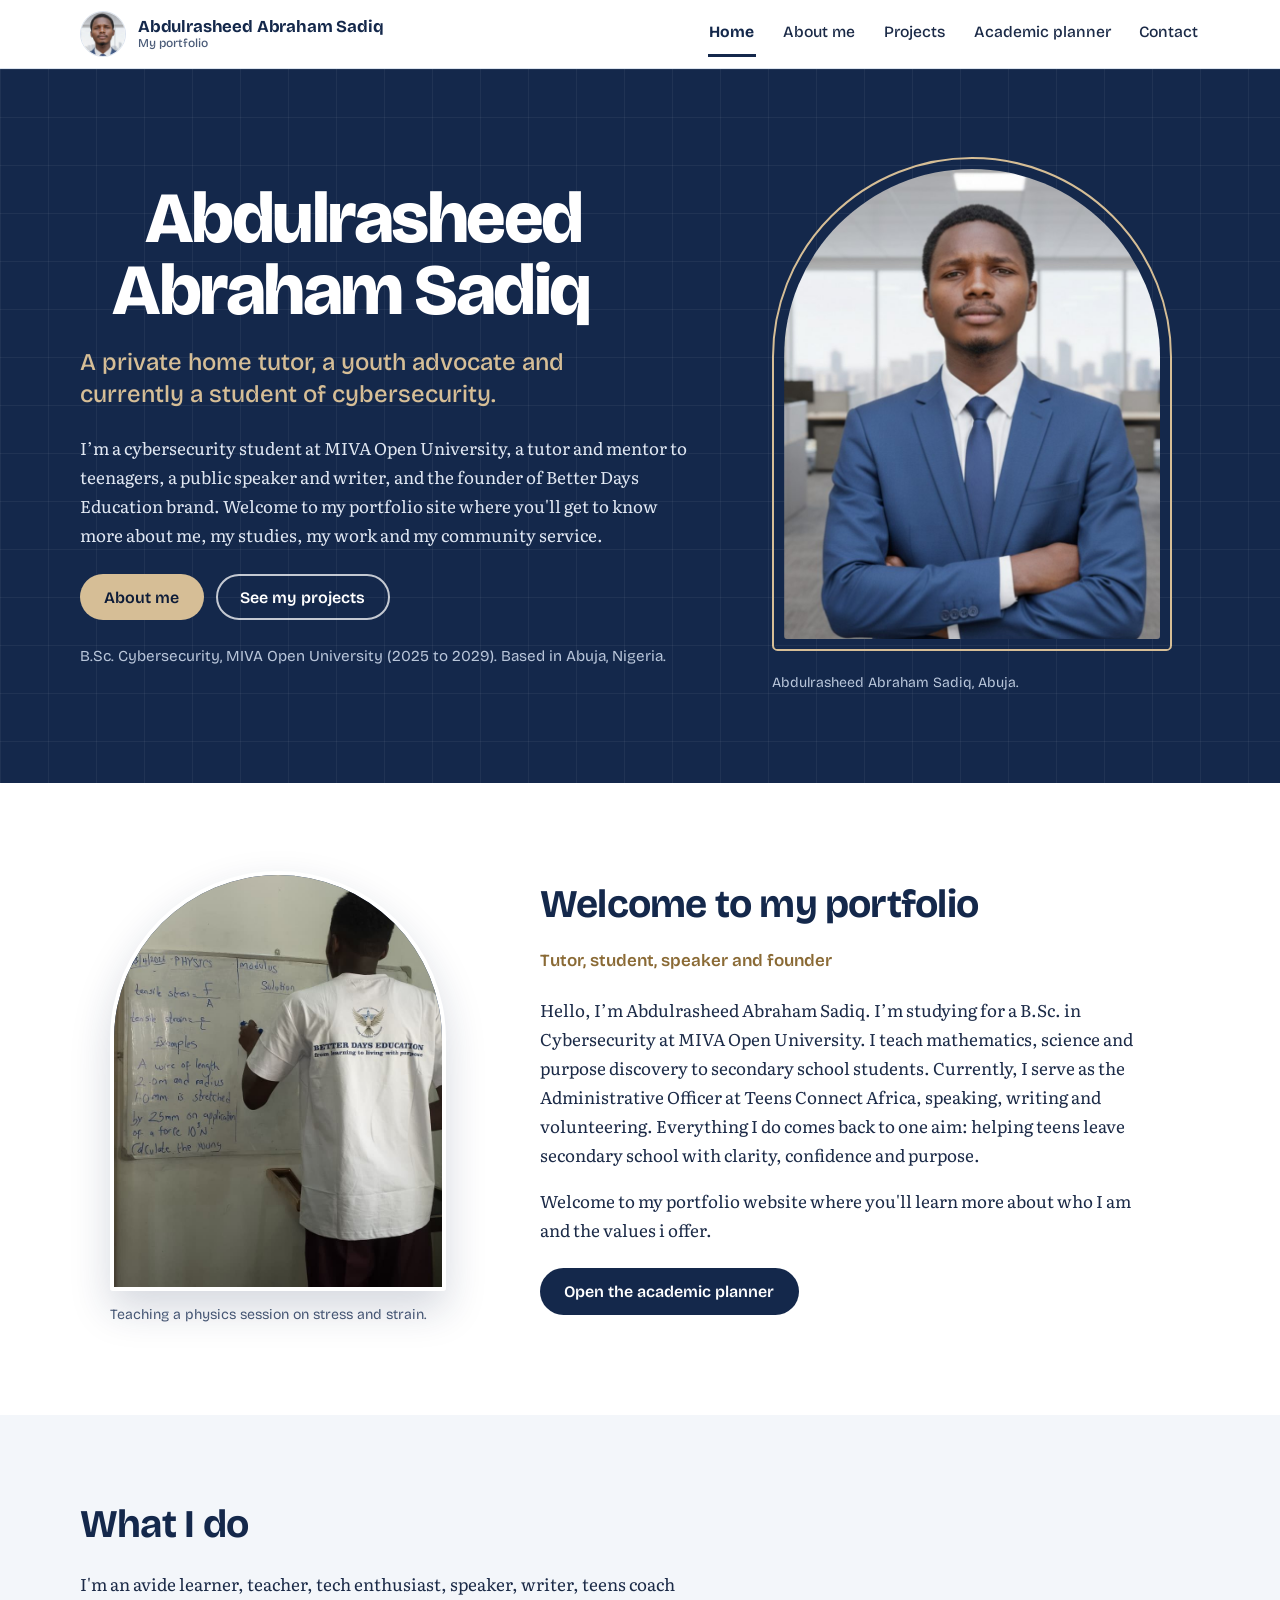
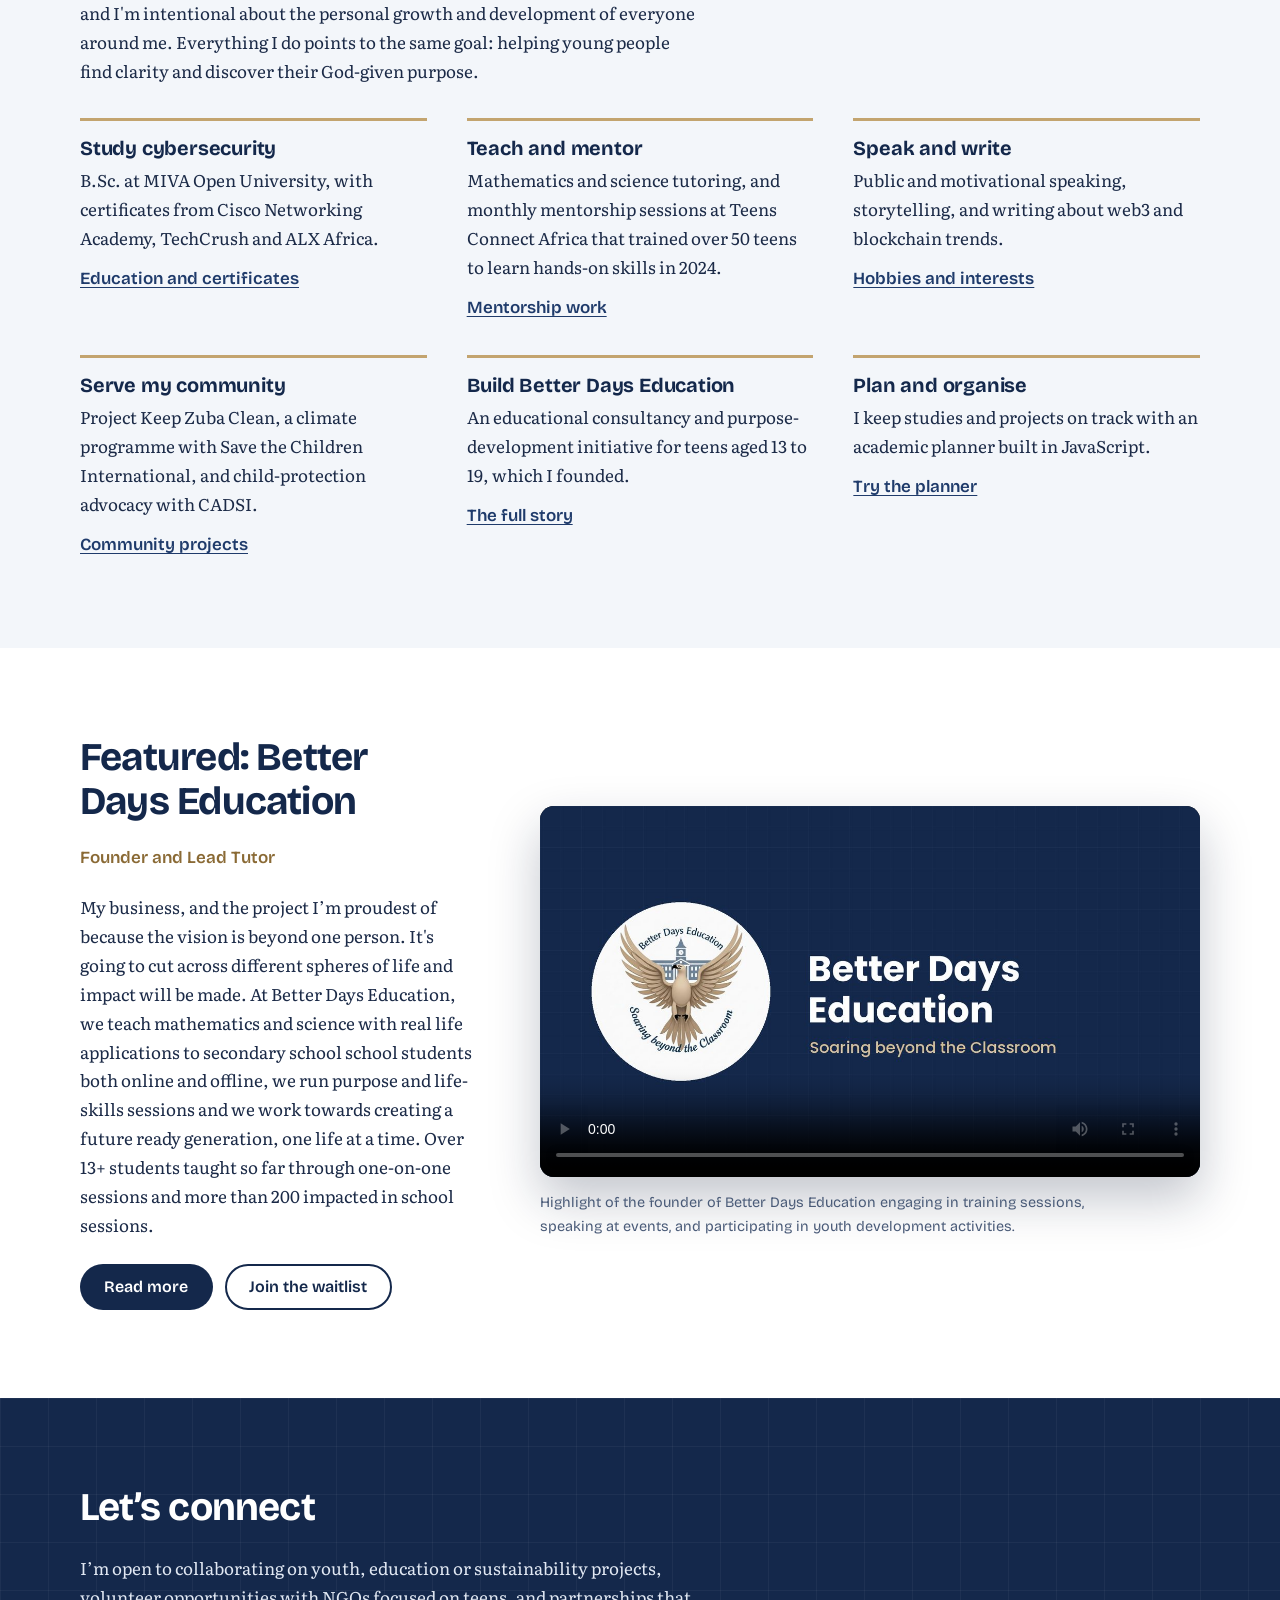
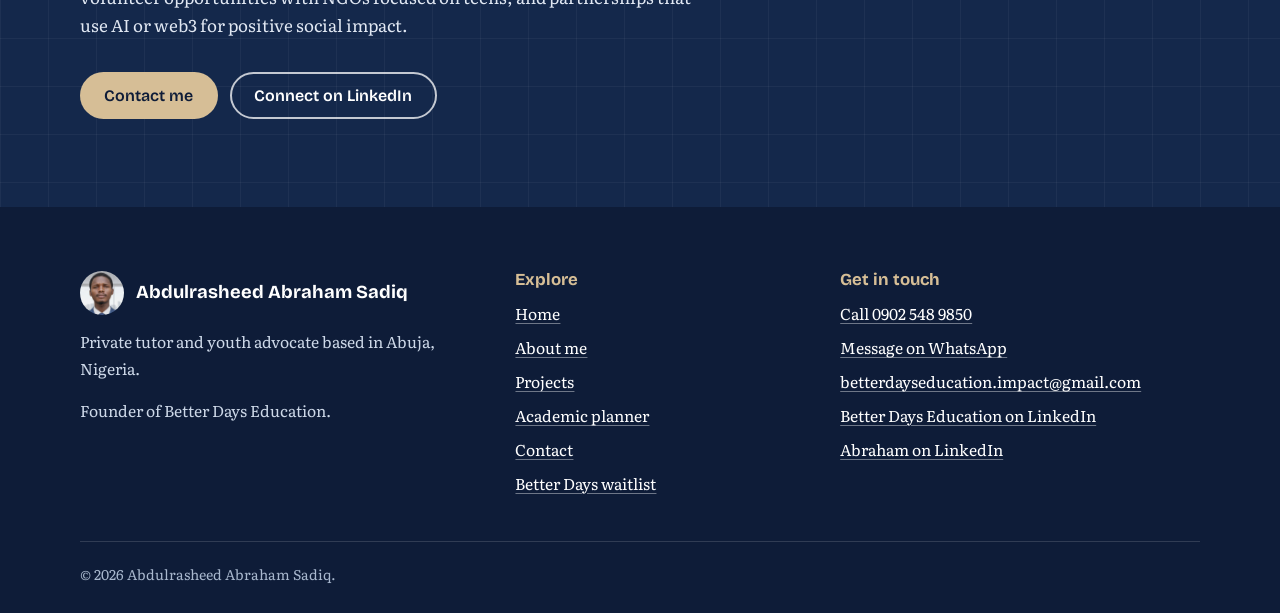
<file: index.html>
<!doctype html>
<html lang="en">
<head>
  <meta charset="utf-8">
  <meta name="viewport" content="width=device-width, initial-scale=1">
  <title>Abdulrasheed Abraham Sadiq | My Portfolio</title>
  <meta name="description" content="Abdulrasheed Abraham Sadiq: cybersecurity student, educator, youth advocate and founder of Better Days Education in Abuja, Nigeria.">
  <meta name="theme-color" content="#14284b">
  <meta property="og:title" content="Abdulrasheed Abraham Sadiq | My Portfolio">
  <meta property="og:description" content="Student portfolio of Abdulrasheed Abraham Sadiq: cybersecurity student, private home tutor, youth advocate and founder of Better Days Education brand in Abuja, Nigeria.">
  <meta property="og:type" content="website">
  <link rel="icon" type="image/png" sizes="64x64" href="images/favicon-64.png">
  <link rel="apple-touch-icon" href="images/favicon.png">
  <link rel="preconnect" href="https://fonts.googleapis.com">
  <link rel="preconnect" href="https://fonts.gstatic.com" crossorigin>
  <link href="https://fonts.googleapis.com/css2?family=Bricolage+Grotesque:opsz,wght@12..96,400..800&amp;family=Literata:opsz,wght@7..72,400..700&amp;display=swap" rel="stylesheet">
  <link rel="stylesheet" href="css/style.css">
  <script>document.documentElement.classList.add('js');</script>
</head>
<body>
  <a class="skip-link" href="#main">Skip to content</a>

  <header class="site-header">
    <div class="container header-inner">
      <a class="brand" href="index.html" aria-label="Abdulrasheed Abraham Sadiq, home">
        <img src="images/avatar.jpg" alt="" width="46" height="46">
        <span class="brand-text">
          <span class="brand-name">Abdulrasheed Abraham Sadiq</span>
          <span class="brand-tag">My portfolio</span>
        </span>
      </a>
      <button class="menu-toggle" type="button" aria-expanded="false" aria-controls="site-nav" aria-label="Open menu"><span></span></button>
      <nav class="site-nav" id="site-nav" aria-label="Main">
        <ul>
          <li><a href="index.html" aria-current="page">Home</a></li>
          <li><a href="about.html">About me</a></li>
          <li><a href="projects.html">Projects</a></li>
          <li><a href="planner.html">Academic planner</a></li>
          <li><a href="contact.html">Contact</a></li>
        </ul>
      </nav>
    </div>
  </header>

  <main id="main">

    <section class="hero" aria-labelledby="hero-title">
      <div class="container hero-grid">
        <div>
          <h1 class="hero-name" id="hero-title"><span>Abdulrasheed</span> <span>Abraham</span> <span>Sadiq</span></h1>
          <p class="lead">A private home tutor, a youth advocate and currently a student of cybersecurity.</p>
          <p>I’m a cybersecurity student at MIVA Open University, a tutor and mentor to teenagers, a public speaker and writer, and the founder of Better Days Education brand. Welcome to my portfolio site where you'll get to know more about me, my studies, my work and my community service.</p>
          <div class="btn-row">
            <a class="btn btn--tan" href="about.html">About me</a>
            <a class="btn btn--ghost-light" href="projects.html">See my projects</a>
          </div>
          <p class="hero-note">B.Sc. Cybersecurity, MIVA Open University (2025 to 2029). Based in Abuja, Nigeria.</p>
        </div>
        <figure class="hero-photo">
          <div class="hero-frame">
            <div class="arch">
              <img src="images/abdulrasheed-portrait.jpg" width="760" height="950" fetchpriority="high"
                   alt="Portrait of Abdulrasheed Abraham Sadiq in a blue suit and tie with his arms folded.">
            </div>
          </div>
          <figcaption>Abdulrasheed Abraham Sadiq, Abuja.</figcaption>
        </figure>
      </div>
    </section>

    <section class="section" aria-labelledby="welcome-title">
      <div class="container split">
        <figure class="portrait">
          <div class="arch">
            <img src="images/teaching-whiteboard.jpg" width="768" height="1020" loading="lazy"
                 alt="Abdulrasheed teaching physics at a whiteboard, seen from behind in a Better Days Education shirt, with worked examples on tensile stress and strain.">
          </div>
          <figcaption>Teaching a physics session on stress and strain.</figcaption>
        </figure>
        <div>
          <h2 id="welcome-title">Welcome to my portfolio</h2>
          <p class="role">Tutor, student, speaker and founder</p>
          <p>Hello, I’m Abdulrasheed Abraham Sadiq. I’m studying for a B.Sc. in Cybersecurity at MIVA Open University. I teach mathematics, science and purpose discovery to secondary school students. Currently, I serve as the Administrative Officer at Teens Connect Africa, speaking, writing and volunteering. Everything I do comes back to one aim: helping teens leave secondary school with clarity, confidence and purpose.</p>
          <p>Welcome to my portfolio website where you'll learn more about who I am and the values i offer.</p>
          <div class="btn-row">
            <a class="btn btn--primary" href="planner.html">Open the academic planner</a>
          </div>
        </div>
      </div>
    </section>

    <section class="section section--paper" aria-labelledby="do-title">
      <div class="container">
        <div class="section-head">
          <h2 id="do-title">What I do</h2>
          <p>I'm an avide learner, teacher, tech enthusiast, speaker, writer, teens coach and I'm intentional about the personal growth and development of everyone around me. Everything I do points to the same goal: helping young people find clarity and discover their God-given purpose.</p>
        </div>
        <ul class="do-grid">
          <li>
            <h3>Study cybersecurity</h3>
            <p>B.Sc. at MIVA Open University, with certificates from Cisco Networking Academy, TechCrush and ALX Africa.</p>
            <a href="about.html#education">Education and certificates</a>
          </li>
          <li>
            <h3>Teach and mentor</h3>
            <p>Mathematics and science tutoring, and monthly mentorship sessions at Teens Connect Africa that trained over 50 teens to learn hands-on skills in 2024.</p>
            <a href="projects.html#teens-connect-africa">Mentorship work</a>
          </li>
          <li>
            <h3>Speak and write</h3>
            <p>Public and motivational speaking, storytelling, and writing about web3 and blockchain trends.</p>
            <a href="about.html#interests">Hobbies and interests</a>
          </li>
          <li>
            <h3>Serve my community</h3>
            <p>Project Keep Zuba Clean, a climate programme with Save the Children International, and child-protection advocacy with CADSI.</p>
            <a href="projects.html#child-protection">Community projects</a>
          </li>
          <li>
            <h3>Build Better Days Education</h3>
            <p>An educational consultancy and purpose-development initiative for teens aged 13 to 19, which I founded.</p>
            <a href="projects.html#better-days-detail">The full story</a>
          </li>
          <li>
            <h3>Plan and organise</h3>
            <p>I keep studies and projects on track with an academic planner built in JavaScript.</p>
            <a href="planner.html">Try the planner</a>
          </li>
        </ul>
      </div>
    </section>

    <section class="section" aria-labelledby="bde-title">
      <div class="container split">
        <div>
          <h2 id="bde-title">Featured: Better Days Education</h2>
          <p class="role">Founder and Lead Tutor</p>
          <p>My business, and the project I’m proudest of because the vision is beyond one person. It's going to cut across different spheres of life and impact will be made. At Better Days Education, we teach mathematics and science with real life applications to secondary school school students both online and offline, we run purpose and life-skills sessions and we work towards creating a future ready generation, one life at a time. Over 13+ students taught so far through one-on-one sessions and more than 200 impacted in school sessions.</p>
          <div class="btn-row">
            <a class="btn btn--primary" href="projects.html#better-days-detail">Read more</a>
            <a class="btn btn--ghost" href="https://forms.gle/La4rFSnzmkoXGGqj7" target="_blank" rel="noopener noreferrer">Join the waitlist</a>
          </div>
        </div>
        <figure class="video-frame">
          <video controls preload="metadata" playsinline poster="media/intro-poster.jpg" aria-describedby="video-desc">
            <source src="media/better-days-intro2.mp4" type="video/mp4">
            <p>Your browser cannot play this video. <a href="media/better-days-intro2.mp4">Download the video</a> instead.</p>
          </video>
          <figcaption id="video-desc">Highlight of the founder of Better Days Education engaging in training sessions, speaking at events, and participating in youth development activities.</figcaption>
        </figure>
      </div>
    </section>

    <section class="section section--navy" aria-labelledby="connect-title">
      <div class="container">
        <div class="section-head">
          <h2 id="connect-title">Let’s connect</h2>
          <p>I’m open to collaborating on youth, education or sustainability projects, volunteer opportunities with NGOs focused on teens, and partnerships that use AI or web3 for positive social impact.</p>
        </div>
        <div class="btn-row">
          <a class="btn btn--tan" href="contact.html">Contact me</a>
          <a class="btn btn--ghost-light" href="https://www.linkedin.com/in/abraham-a-sadiq-4021592b7" target="_blank" rel="noopener noreferrer">Connect on LinkedIn</a>
        </div>
      </div>
    </section>

  </main>

  <footer class="site-footer">
    <div class="container">
      <div class="footer-grid">
        <div>
          <p class="footer-brand"><img src="images/avatar.jpg" alt="" width="44" height="44" loading="lazy"><span>Abdulrasheed Abraham Sadiq</span></p>
          <p>Private tutor and youth advocate based in Abuja, Nigeria.</p>
          <p>Founder of Better Days Education.</p>
        </div>
        <div>
          <h2>Explore</h2>
          <ul>
          <li><a href="index.html">Home</a></li>
          <li><a href="about.html">About me</a></li>
          <li><a href="projects.html">Projects</a></li>
          <li><a href="planner.html">Academic planner</a></li>
          <li><a href="contact.html">Contact</a></li>
          <li><a href="https://forms.gle/La4rFSnzmkoXGGqj7" target="_blank" rel="noopener noreferrer">Better Days waitlist</a></li>
          </ul>
        </div>
        <div>
          <h2>Get in touch</h2>
          <ul>
            <li><a href="tel:+2349025489850">Call 0902 548 9850</a></li>
            <li><a href="https://wa.me/2349025489850?text=Hello%20Better%20Days%20Education%2C%20I%27d%20like%20to%20make%20an%20enquiry." target="_blank" rel="noopener noreferrer">Message on WhatsApp</a></li>
            <li><a href="mailto:betterdayseducation.impact@gmail.com">betterdayseducation.impact@gmail.com</a></li>
            <li><a href="https://www.linkedin.com/company/better-days-education/" target="_blank" rel="noopener noreferrer">Better Days Education on LinkedIn</a></li>
            <li><a href="https://www.linkedin.com/in/abraham-a-sadiq-4021592b7" target="_blank" rel="noopener noreferrer">Abraham on LinkedIn</a></li>
          </ul>
        </div>
      </div>
      <div class="footer-bottom">
        <p>&copy; <span id="year">2026</span> Abdulrasheed Abraham Sadiq.</p>
      </div>
    </div>
  </footer>

  <script src="js/main.js"></script>
</body>
</html>
</file>
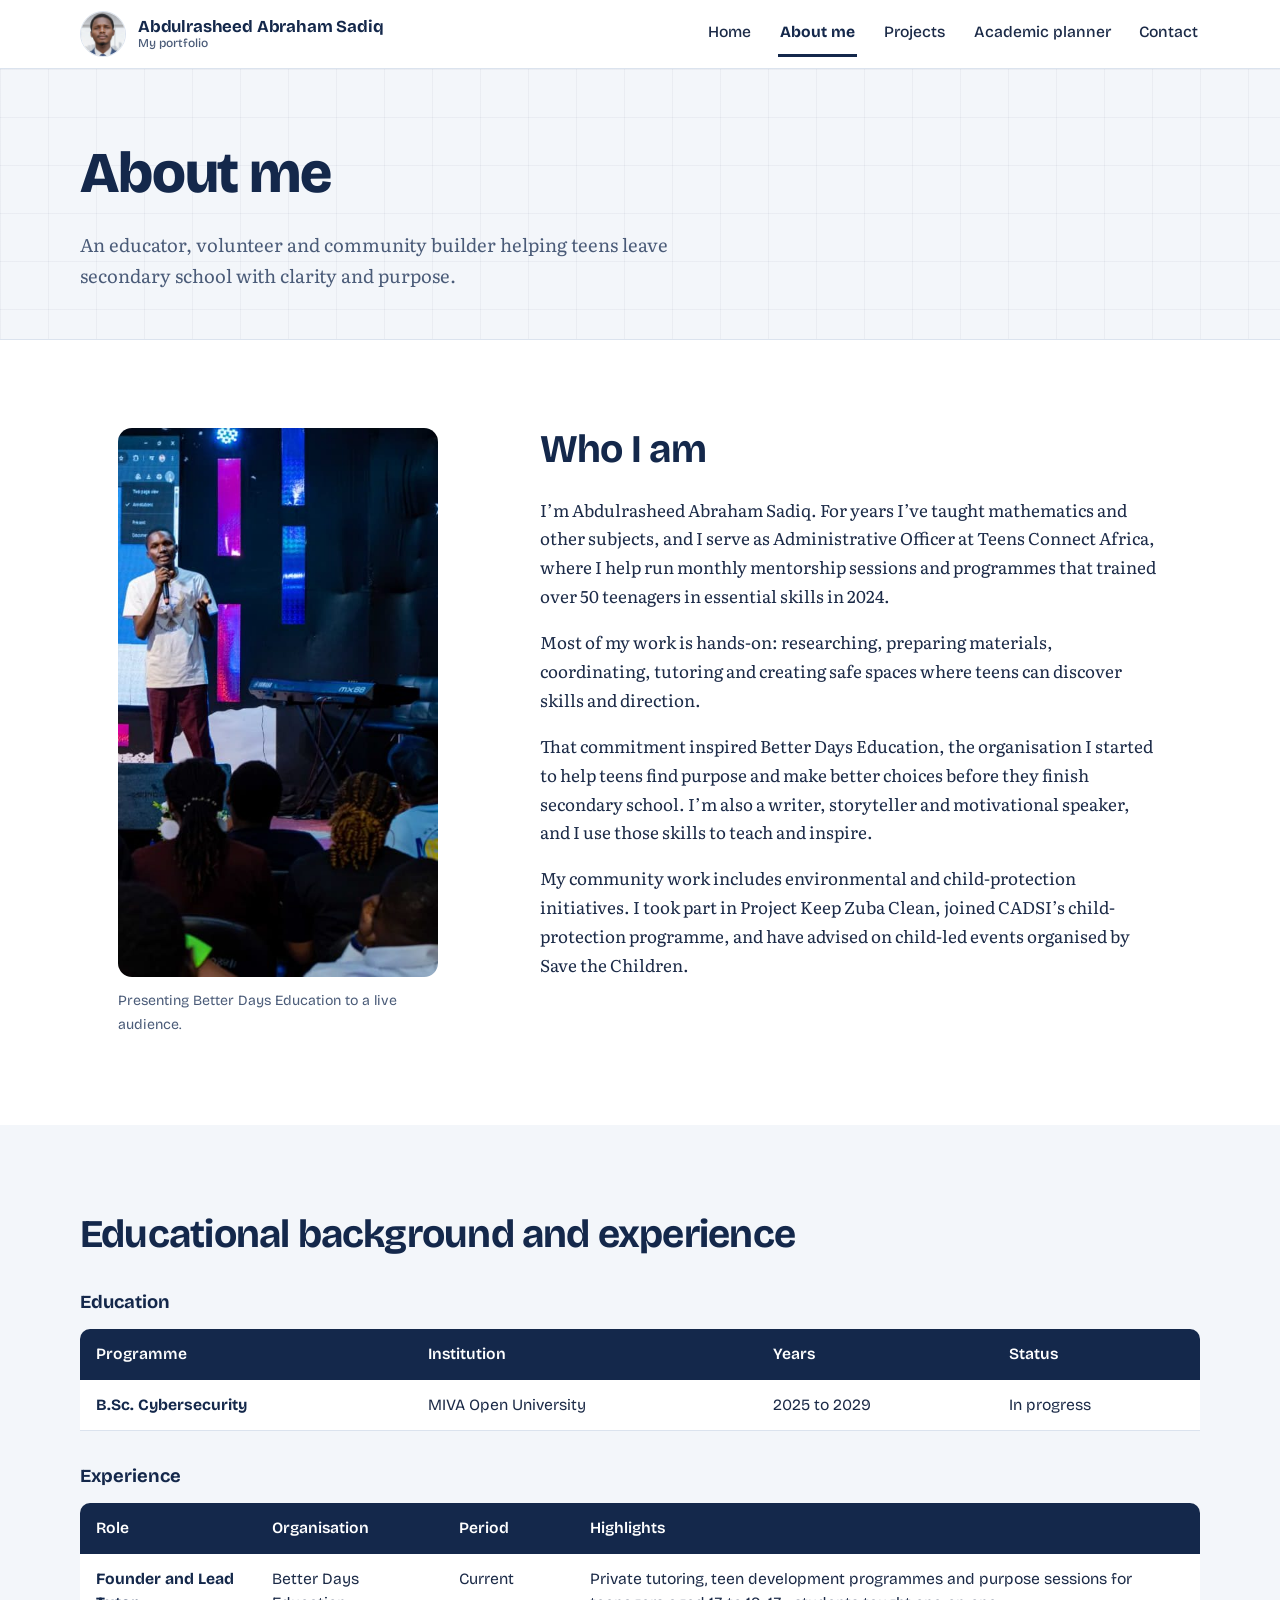
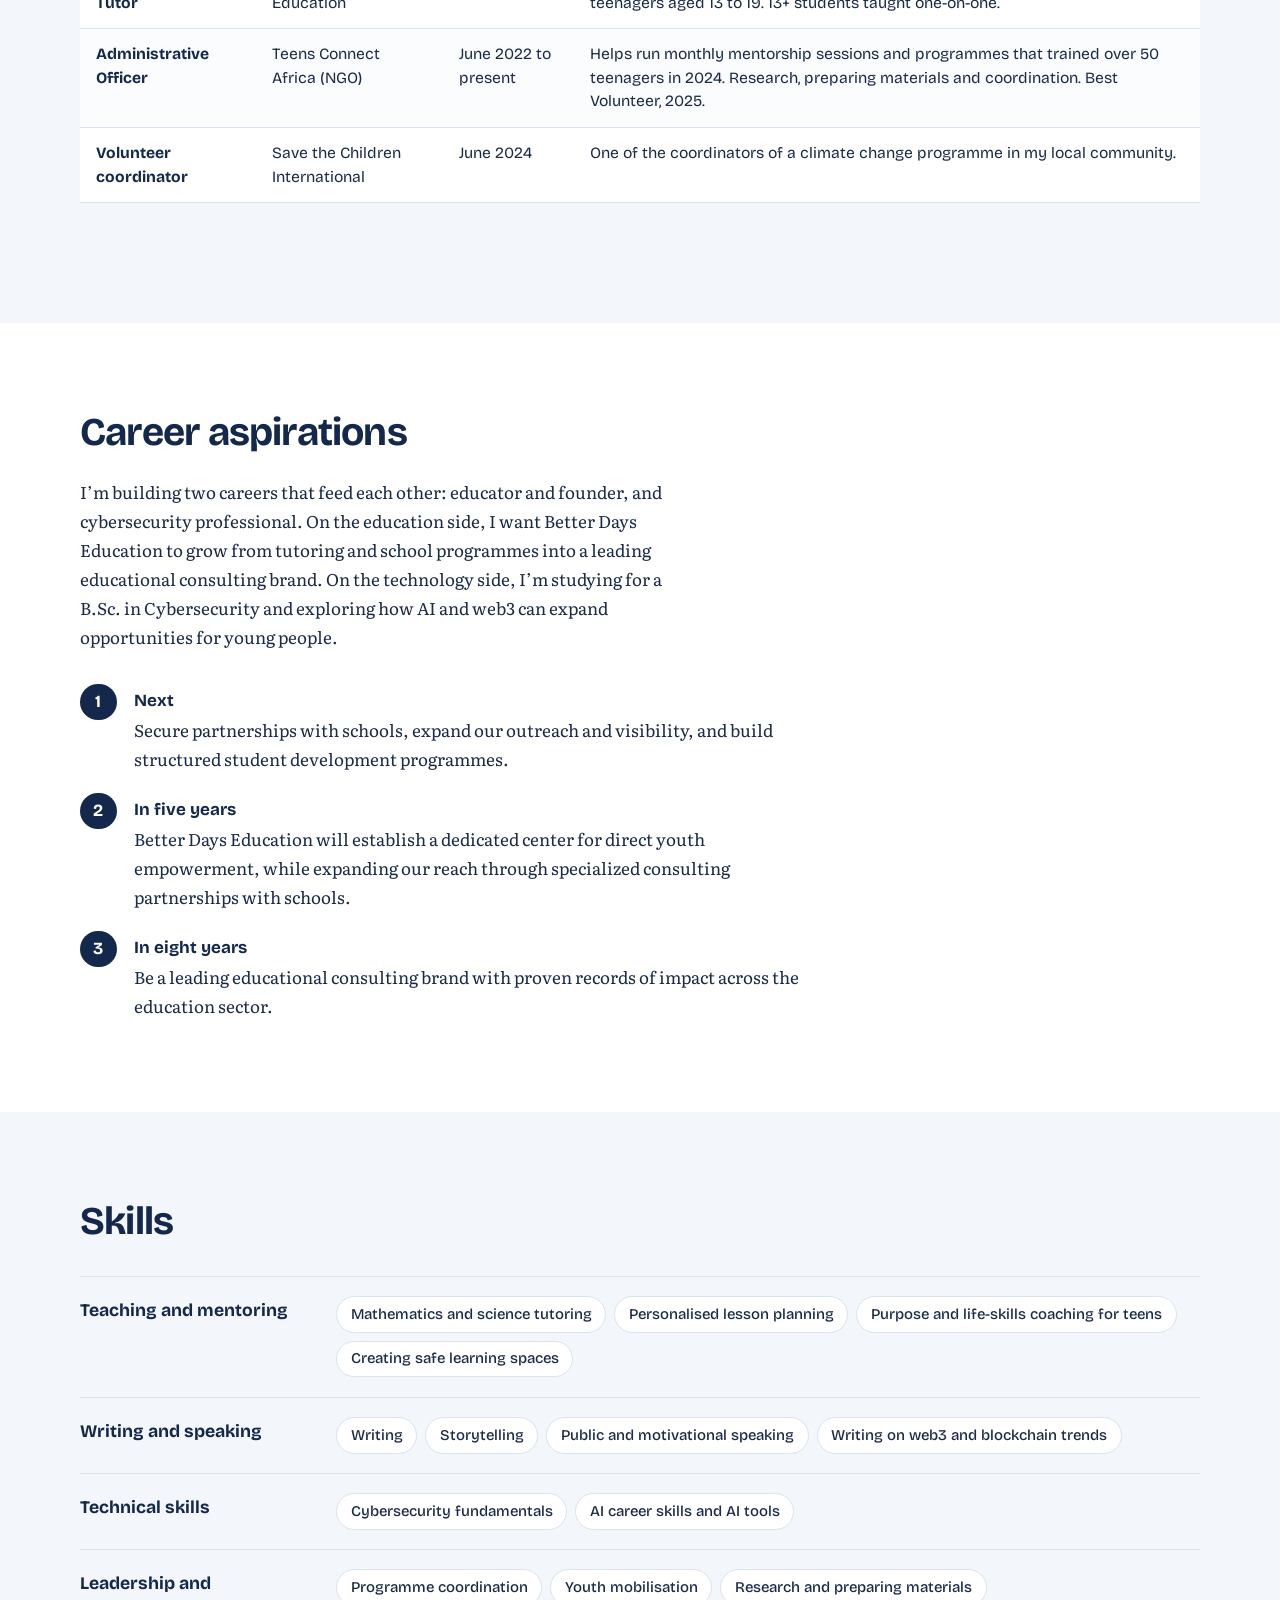
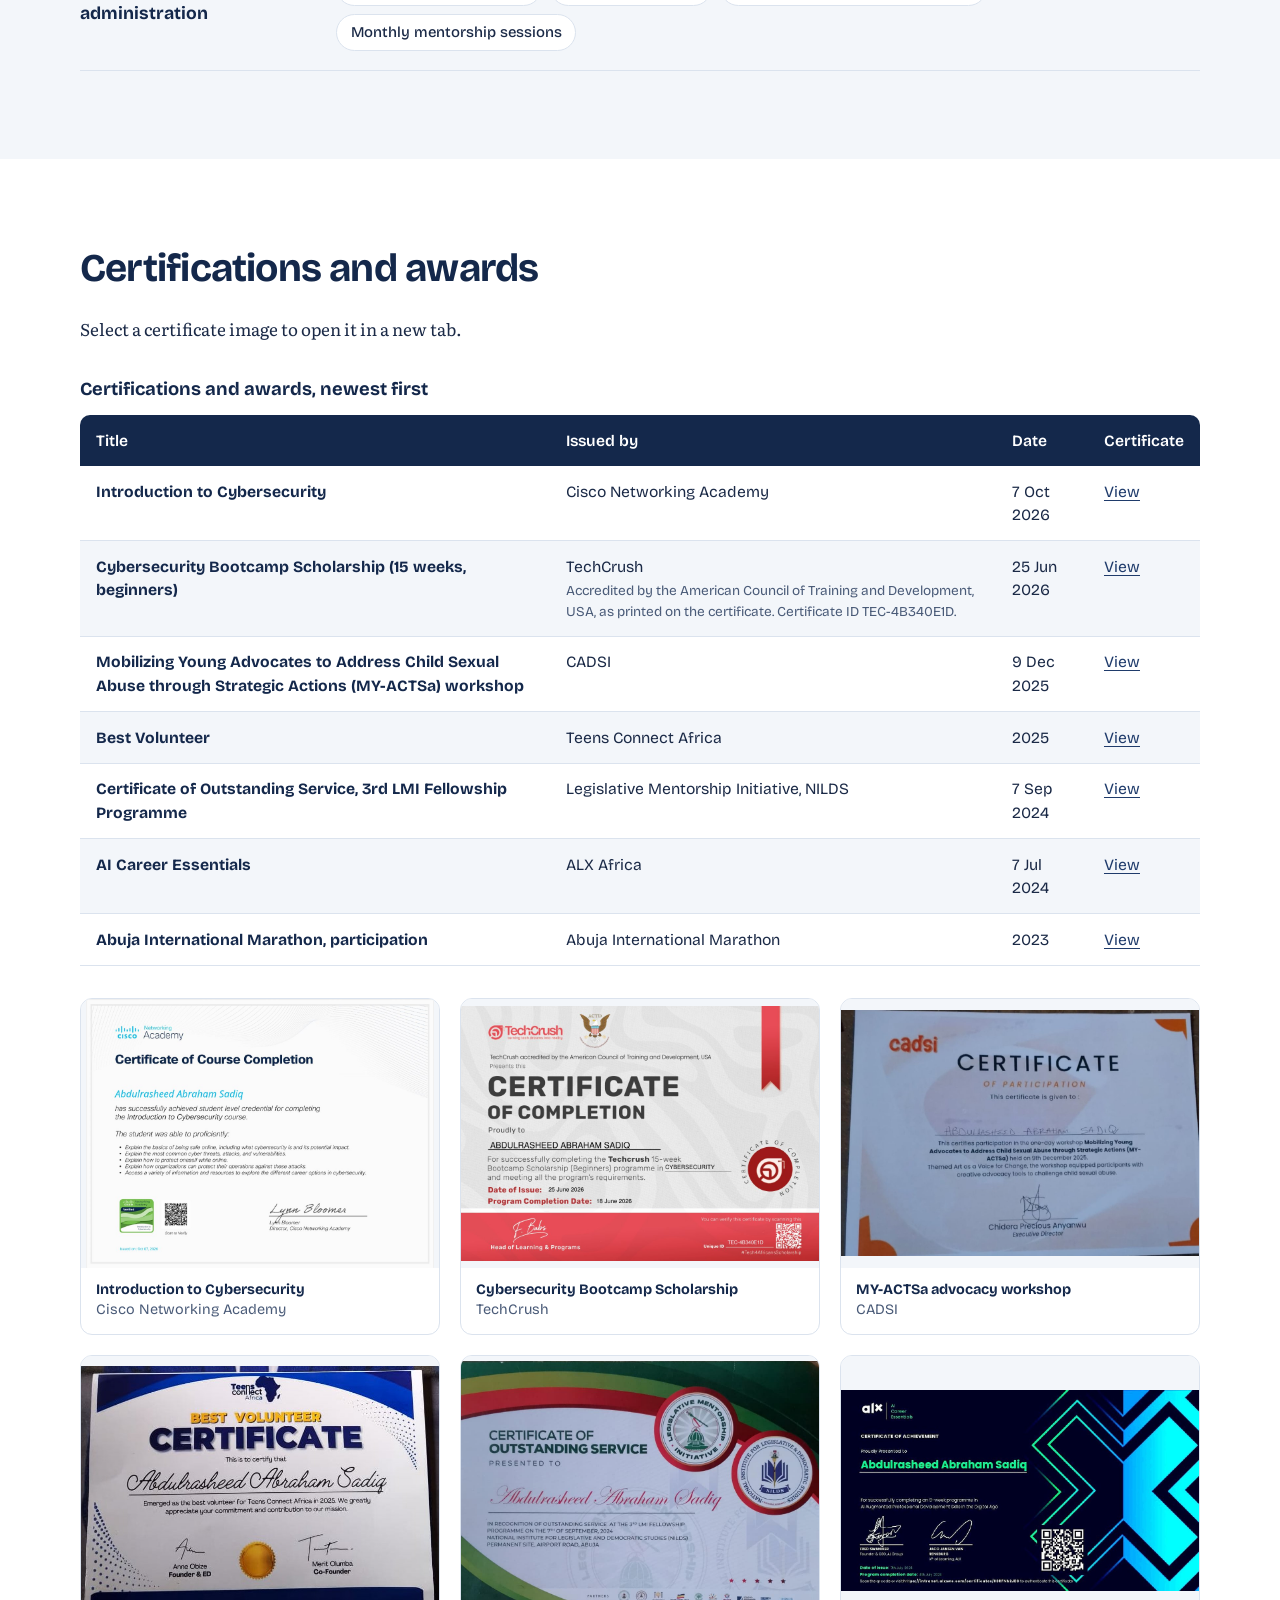
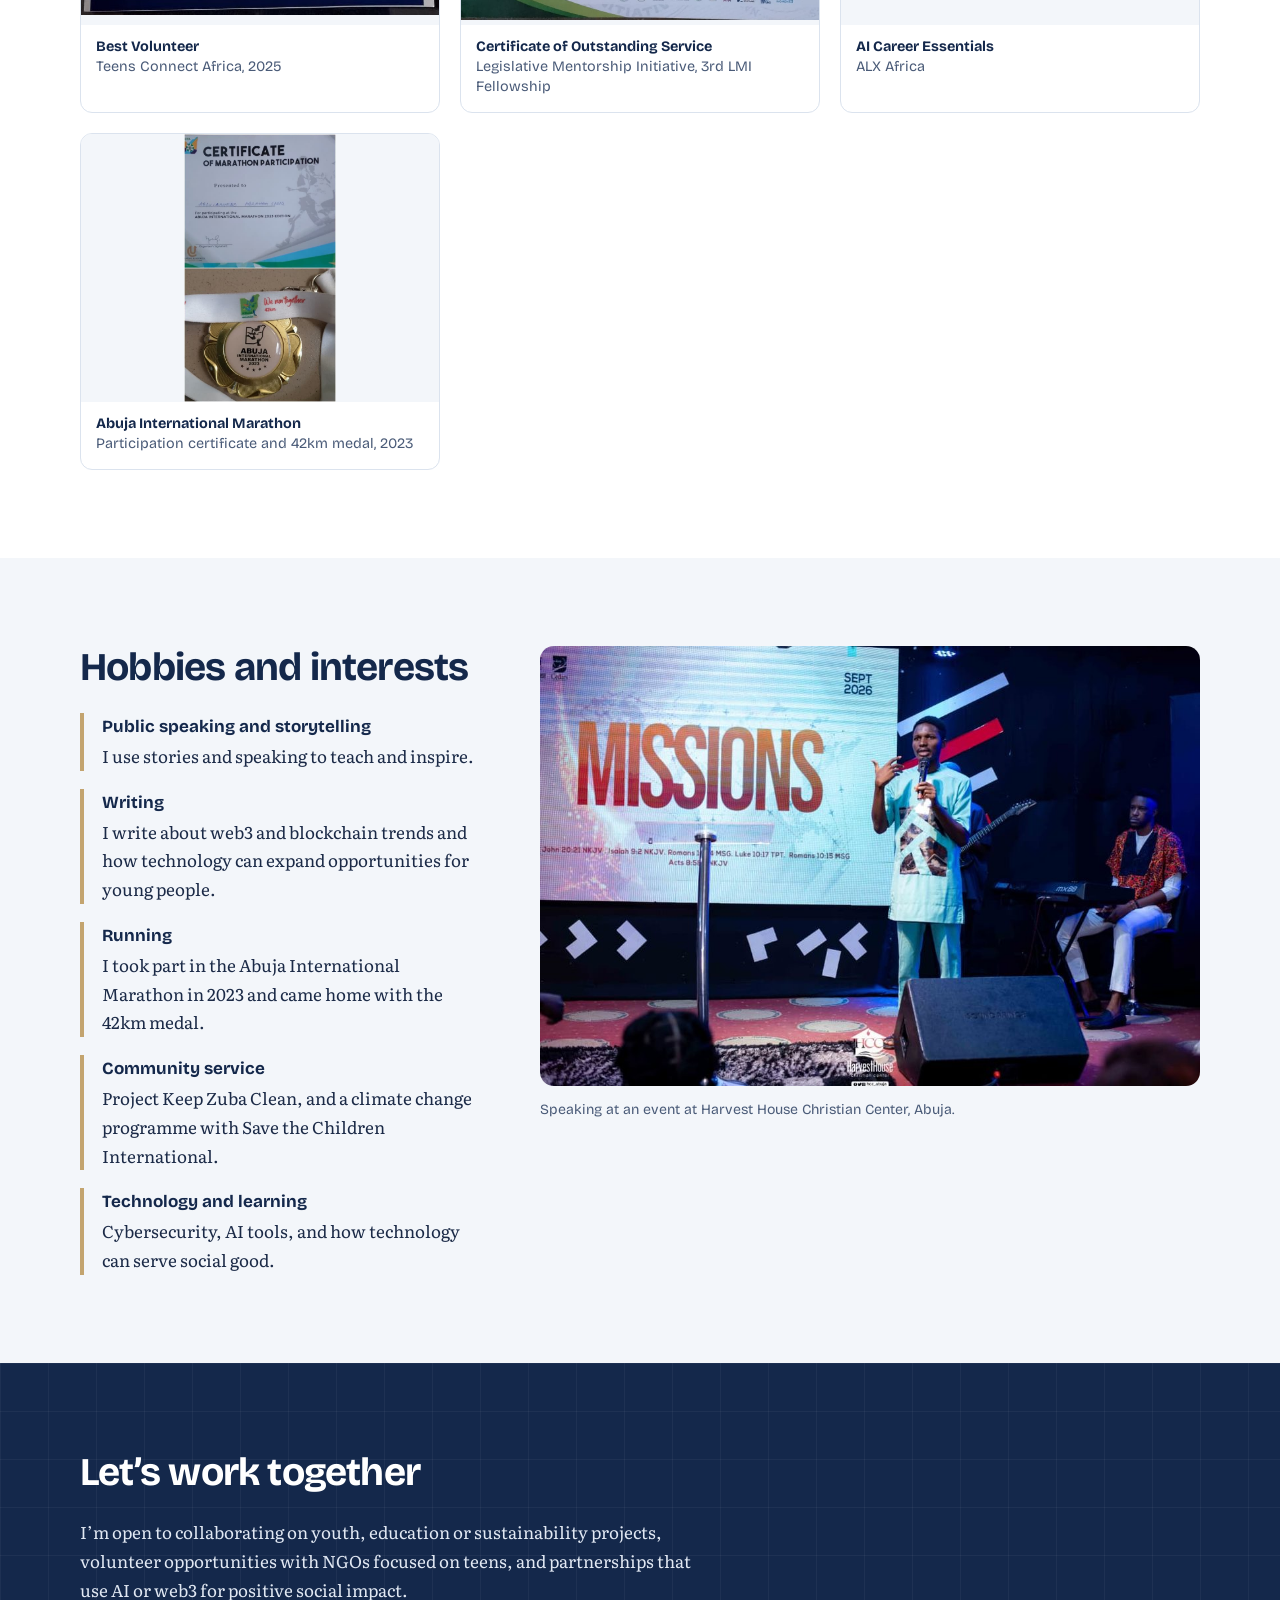
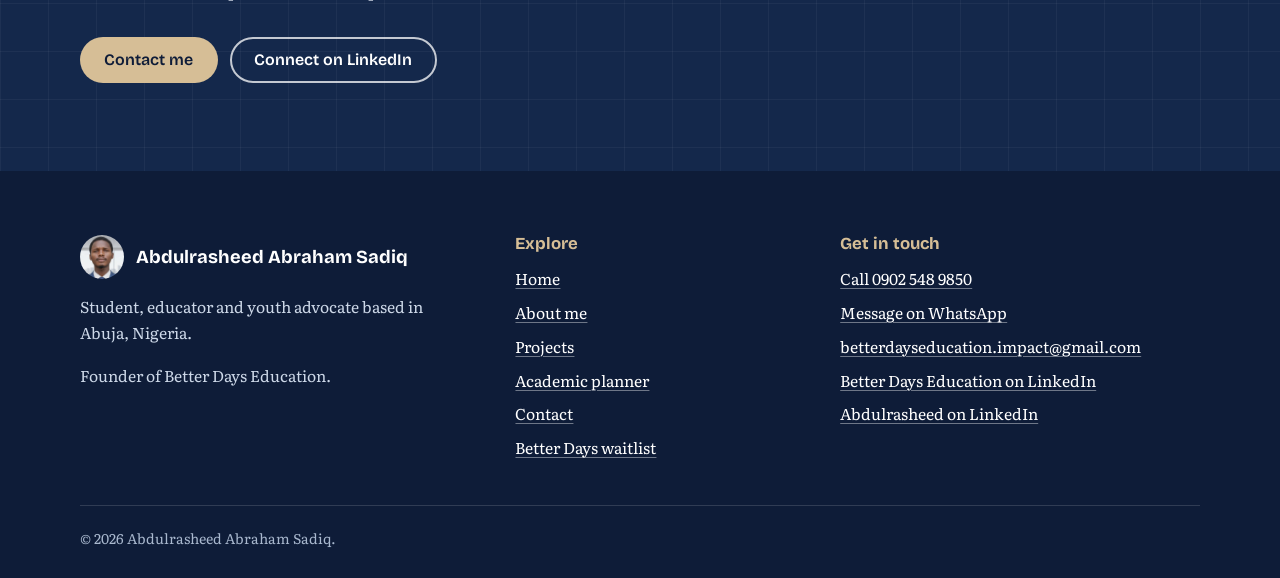
<file: about.html>
<!doctype html>
<html lang="en">
<head>
  <meta charset="utf-8">
  <meta name="viewport" content="width=device-width, initial-scale=1">
  <title>About Abdulrasheed Abraham Sadiq | Student Portfolio</title>
  <meta name="description" content="Education, experience, skills, certifications and interests of Abdulrasheed Abraham Sadiq, educator, youth advocate and founder of Better Days Education.">
  <meta name="theme-color" content="#14284b">
  <meta property="og:title" content="About Abdulrasheed Abraham Sadiq | Student Portfolio">
  <meta property="og:description" content="Education, experience, skills, certifications and interests of Abdulrasheed Abraham Sadiq, educator, youth advocate and founder of Better Days Education.">
  <meta property="og:type" content="website">
  <link rel="icon" type="image/png" sizes="64x64" href="images/favicon-64.png">
  <link rel="apple-touch-icon" href="images/favicon.png">
  <link rel="preconnect" href="https://fonts.googleapis.com">
  <link rel="preconnect" href="https://fonts.gstatic.com" crossorigin>
  <link href="https://fonts.googleapis.com/css2?family=Bricolage+Grotesque:opsz,wght@12..96,400..800&amp;family=Literata:opsz,wght@7..72,400..700&amp;display=swap" rel="stylesheet">
  <link rel="stylesheet" href="css/style.css">
  <script>document.documentElement.classList.add('js');</script>
</head>
<body>
  <a class="skip-link" href="#main">Skip to content</a>

  <header class="site-header">
    <div class="container header-inner">
      <a class="brand" href="index.html" aria-label="Abdulrasheed Abraham Sadiq, home">
        <img src="images/avatar.jpg" alt="" width="46" height="46">
        <span class="brand-text">
          <span class="brand-name">Abdulrasheed Abraham Sadiq</span>
          <span class="brand-tag">My portfolio</span>
        </span>
      </a>
      <button class="menu-toggle" type="button" aria-expanded="false" aria-controls="site-nav" aria-label="Open menu"><span></span></button>
      <nav class="site-nav" id="site-nav" aria-label="Main">
        <ul>
          <li><a href="index.html">Home</a></li>
          <li><a href="about.html" aria-current="page">About me</a></li>
          <li><a href="projects.html">Projects</a></li>
          <li><a href="planner.html">Academic planner</a></li>
          <li><a href="contact.html">Contact</a></li>
        </ul>
      </nav>
    </div>
  </header>

  <main id="main">

    <section class="page-hero">
      <div class="container">
        <h1>About me</h1>
        <p>An educator, volunteer and community builder helping teens leave secondary school with clarity and purpose.</p>
      </div>
    </section>

    <section class="section" aria-labelledby="who-title">
      <div class="container split split--top">
        <figure class="photo" style="max-width: 20rem; justify-self: center;">
          <img src="images/speaking-better-days.jpg" width="480" height="824"
               alt="Abdulrasheed speaking into a microphone on stage in front of an audience, with a Better Days Education slide on the screen behind him.">
          <figcaption>Presenting Better Days Education to a live audience.</figcaption>
        </figure>
        <div>
          <h2 id="who-title">Who I am</h2>
          <p>I’m Abdulrasheed Abraham Sadiq. For years I’ve taught mathematics and other subjects, and I serve as Administrative Officer at Teens Connect Africa, where I help run monthly mentorship sessions and programmes that trained over 50 teenagers in essential skills in 2024.</p>
          <p>Most of my work is hands-on: researching, preparing materials, coordinating, tutoring and creating safe spaces where teens can discover skills and direction.</p>
          <p>That commitment inspired Better Days Education, the organisation I started to help teens find purpose and make better choices before they finish secondary school. I’m also a writer, storyteller and motivational speaker, and I use those skills to teach and inspire.</p>
          <p>My community work includes environmental and child-protection initiatives. I took part in Project Keep Zuba Clean, joined CADSI’s child-protection programme, and have advised on child-led events organised by Save the Children.</p>
        </div>
      </div>
    </section>

    <section class="section section--paper" id="education" aria-labelledby="edu-title">
      <div class="container">
        <div class="section-head">
          <h2 id="edu-title">Educational background and experience</h2>
        </div>
        <div class="table-wrap">
          <table class="table--stack">
            <caption>Education</caption>
            <thead>
              <tr><th scope="col">Programme</th><th scope="col">Institution</th><th scope="col">Years</th><th scope="col">Status</th></tr>
            </thead>
            <tbody>
              <tr>
                <th scope="row">B.Sc. Cybersecurity</th>
                <td data-label="Institution">MIVA Open University</td>
                <td data-label="Years">2025 to 2029</td>
                <td data-label="Status">In progress</td>
              </tr>
            </tbody>
          </table>
        </div>
        <div class="table-wrap" id="experience">
          <table class="table--stack">
            <caption>Experience</caption>
            <thead>
              <tr><th scope="col">Role</th><th scope="col">Organisation</th><th scope="col">Period</th><th scope="col">Highlights</th></tr>
            </thead>
            <tbody>
              <tr>
                <th scope="row">Founder and Lead Tutor</th>
                <td data-label="Organisation">Better Days Education</td>
                <td data-label="Period">Current</td>
                <td data-label="Highlights">Private tutoring, teen development programmes and purpose sessions for teenagers aged 13 to 19. 13+ students taught one-on-one.</td>
              </tr>
              <tr>
                <th scope="row">Administrative Officer</th>
                <td data-label="Organisation">Teens Connect Africa (NGO)</td>
                <td data-label="Period">June 2022 to present</td>
                <td data-label="Highlights">Helps run monthly mentorship sessions and programmes that trained over 50 teenagers in 2024. Research, preparing materials and coordination. Best Volunteer, 2025.</td>
              </tr>
              <tr>
                <th scope="row">Volunteer coordinator</th>
                <td data-label="Organisation">Save the Children International</td>
                <td data-label="Period">June 2024</td>
                <td data-label="Highlights">One of the coordinators of a climate change programme in my local community.</td>
              </tr>
            </tbody>
          </table>
        </div>
      </div>
    </section>

    <section class="section" id="aspirations" aria-labelledby="goals-title">
      <div class="container">
        <div class="section-head">
          <h2 id="goals-title">Career aspirations</h2>
          <p>I’m building two careers that feed each other: educator and founder, and cybersecurity professional. On the education side, I want Better Days Education to grow from tutoring and school programmes into a leading educational consulting brand. On the technology side, I’m studying for a B.Sc. in Cybersecurity and exploring how AI and web3 can expand opportunities for young people.</p>
        </div>
        <ol class="plan">
          <li><strong>Next</strong>Secure partnerships with schools, expand our outreach and visibility, and build structured student development programmes.</li>
          <li><strong>In five years</strong>Better Days Education will establish a dedicated center for direct youth empowerment, while expanding our reach through specialized consulting partnerships with schools.</li>
          <li><strong>In eight years</strong>Be a leading educational consulting brand with proven records of impact across the education sector.</li>
        </ol>
      </div>
    </section>

    <section class="section section--paper" id="skills" aria-labelledby="skills-title">
      <div class="container">
        <div class="section-head">
          <h2 id="skills-title">Skills</h2>
        </div>
        <dl class="skills">
          <div>
            <dt>Teaching and mentoring</dt>
            <dd><ul class="chips">
              <li>Mathematics and science tutoring</li>
              <li>Personalised lesson planning</li>
              <li>Purpose and life-skills coaching for teens</li>
              <li>Creating safe learning spaces</li>
            </ul></dd>
          </div>
          <div>
            <dt>Writing and speaking</dt>
            <dd><ul class="chips">
              <li>Writing</li>
              <li>Storytelling</li>
              <li>Public and motivational speaking</li>
              <li>Writing on web3 and blockchain trends</li>
            </ul></dd>
          </div>
          <div>
            <dt>Technical skills</dt>
            <dd><ul class="chips">
              <li>Cybersecurity fundamentals</li>
              <li>AI career skills and AI tools</li>
            </ul></dd>
          </div>
          <div>
            <dt>Leadership and administration</dt>
            <dd><ul class="chips">
              <li>Programme coordination</li>
              <li>Youth mobilisation</li>
              <li>Research and preparing materials</li>
              <li>Monthly mentorship sessions</li>
            </ul></dd>
          </div>
        </dl>
      </div>
    </section>

    <section class="section" id="certificates" aria-labelledby="certs-title">
      <div class="container">
        <div class="section-head">
          <h2 id="certs-title">Certifications and awards</h2>
          <p>Select a certificate image to open it in a new tab.</p>
        </div>
        <div class="table-wrap">
          <table class="table--stack">
            <caption>Certifications and awards, newest first</caption>
            <thead>
              <tr><th scope="col">Title</th><th scope="col">Issued by</th><th scope="col">Date</th><th scope="col">Certificate</th></tr>
            </thead>
            <tbody>
              <tr>
                <th scope="row">Introduction to Cybersecurity</th>
                <td data-label="Issued by">Cisco Networking Academy</td>
                <td data-label="Date">7 Oct 2026</td>
                <td data-label="Certificate"><a href="images/cert-cisco-intro-cybersecurity.jpg" target="_blank" rel="noopener noreferrer">View</a></td>
              </tr>
              <tr>
                <th scope="row">Cybersecurity Bootcamp Scholarship (15 weeks, beginners)</th>
                <td data-label="Issued by">TechCrush<small>Accredited by the American Council of Training and Development, USA, as printed on the certificate. Certificate ID TEC-4B340E1D.</small></td>
                <td data-label="Date">25 Jun 2026</td>
                <td data-label="Certificate"><a href="images/cert-techcrush-cybersecurity.jpg" target="_blank" rel="noopener noreferrer">View</a></td>
              </tr>
              <tr>
                <th scope="row">Mobilizing Young Advocates to Address Child Sexual Abuse through Strategic Actions (MY-ACTSa) workshop</th>
                <td data-label="Issued by">CADSI</td>
                <td data-label="Date">9 Dec 2025</td>
                <td data-label="Certificate"><a href="images/cert-cadsi-workshop.jpg" target="_blank" rel="noopener noreferrer">View</a></td>
              </tr>
              <tr>
                <th scope="row">Best Volunteer</th>
                <td data-label="Issued by">Teens Connect Africa</td>
                <td data-label="Date">2025</td>
                <td data-label="Certificate"><a href="images/cert-best-volunteer.jpg" target="_blank" rel="noopener noreferrer">View</a></td>
              </tr>
              <tr>
                <th scope="row">Certificate of Outstanding Service, 3rd LMI Fellowship Programme</th>
                <td data-label="Issued by">Legislative Mentorship Initiative, NILDS</td>
                <td data-label="Date">7 Sep 2024</td>
                <td data-label="Certificate"><a href="images/cert-legislative-mentorship.jpg" target="_blank" rel="noopener noreferrer">View</a></td>
              </tr>
              <tr>
                <th scope="row">AI Career Essentials</th>
                <td data-label="Issued by">ALX Africa</td>
                <td data-label="Date">7 Jul 2024</td>
                <td data-label="Certificate"><a href="images/cert-alx-ai-career-essentials.jpg" target="_blank" rel="noopener noreferrer">View</a></td>
              </tr>
              <tr>
                <th scope="row">Abuja International Marathon, participation</th>
                <td data-label="Issued by">Abuja International Marathon</td>
                <td data-label="Date">2023</td>
                <td data-label="Certificate"><a href="images/cert-abuja-marathon-2023.jpg" target="_blank" rel="noopener noreferrer">View</a></td>
              </tr>
            </tbody>
          </table>
        </div>
        <ul class="cert-grid">
          <li>
            <figure>
              <a href="images/cert-cisco-intro-cybersecurity.jpg" target="_blank" rel="noopener noreferrer" aria-label="Open the Introduction to Cybersecurity certificate in a new tab"><img src="images/cert-cisco-intro-cybersecurity.jpg" width="1100" height="850" loading="lazy" alt="Cisco Networking Academy certificate of course completion for Introduction to Cybersecurity, issued 7 October 2026."></a>
              <figcaption><strong>Introduction to Cybersecurity</strong>Cisco Networking Academy</figcaption>
            </figure>
          </li>
          <li>
            <figure>
              <a href="images/cert-techcrush-cybersecurity.jpg" target="_blank" rel="noopener noreferrer" aria-label="Open the Cybersecurity Bootcamp Scholarship certificate in a new tab"><img src="images/cert-techcrush-cybersecurity.jpg" width="1074" height="766" loading="lazy" alt="TechCrush certificate of completion for the 15-week Cybersecurity Bootcamp Scholarship, issued 25 June 2026."></a>
              <figcaption><strong>Cybersecurity Bootcamp Scholarship</strong>TechCrush</figcaption>
            </figure>
          </li>
          <li>
            <figure>
              <a href="images/cert-cadsi-workshop.jpg" target="_blank" rel="noopener noreferrer" aria-label="Open the MY-ACTSa advocacy workshop certificate in a new tab"><img src="images/cert-cadsi-workshop.jpg" width="1100" height="755" loading="lazy" alt="CADSI certificate of participation for the one-day MY-ACTSa child-protection advocacy workshop held on 9 December 2025."></a>
              <figcaption><strong>MY-ACTSa advocacy workshop</strong>CADSI</figcaption>
            </figure>
          </li>
          <li>
            <figure>
              <a href="images/cert-best-volunteer.jpg" target="_blank" rel="noopener noreferrer" aria-label="Open the Best Volunteer certificate in a new tab"><img src="images/cert-best-volunteer.jpg" width="685" height="475" loading="lazy" alt="Teens Connect Africa Best Volunteer certificate awarded to Abdulrasheed Abraham Sadiq for 2025."></a>
              <figcaption><strong>Best Volunteer</strong>Teens Connect Africa, 2025</figcaption>
            </figure>
          </li>
          <li>
            <figure>
              <a href="images/cert-legislative-mentorship.jpg" target="_blank" rel="noopener noreferrer" aria-label="Open the Certificate of Outstanding Service certificate in a new tab"><img src="images/cert-legislative-mentorship.jpg" width="1080" height="782" loading="lazy" alt="Certificate of Outstanding Service from the Legislative Mentorship Initiative and NILDS for the 3rd LMI Fellowship Programme, 7 September 2024."></a>
              <figcaption><strong>Certificate of Outstanding Service</strong>Legislative Mentorship Initiative, 3rd LMI Fellowship</figcaption>
            </figure>
          </li>
          <li>
            <figure>
              <a href="images/cert-alx-ai-career-essentials.jpg" target="_blank" rel="noopener noreferrer" aria-label="Open the AI Career Essentials certificate in a new tab"><img src="images/cert-alx-ai-career-essentials.jpg" width="1100" height="619" loading="lazy" alt="ALX AI Career Essentials certificate of achievement issued 7 July 2024."></a>
              <figcaption><strong>AI Career Essentials</strong>ALX Africa</figcaption>
            </figure>
          </li>
          <li>
            <figure>
              <a href="images/cert-abuja-marathon-2023.jpg" target="_blank" rel="noopener noreferrer" aria-label="Open the Abuja International Marathon certificate in a new tab"><img src="images/cert-abuja-marathon-2023.jpg" width="540" height="960" loading="lazy" alt="Abuja International Marathon 2023 participation certificate above a 42km finisher medal on a white ribbon."></a>
              <figcaption><strong>Abuja International Marathon</strong>Participation certificate and 42km medal, 2023</figcaption>
            </figure>
          </li>
        </ul>
      </div>
    </section>

    <section class="section section--paper" id="interests" aria-labelledby="interests-title">
      <div class="container split split--top">
        <div>
          <h2 id="interests-title">Hobbies and interests</h2>
          <ul class="interest-list">
            <li><strong>Public speaking and storytelling</strong>I use stories and speaking to teach and inspire.</li>
            <li><strong>Writing</strong>I write about web3 and blockchain trends and how technology can expand opportunities for young people.</li>
            <li><strong>Running</strong>I took part in the Abuja International Marathon in 2023 and came home with the 42km medal.</li>
            <li><strong>Community service</strong>Project Keep Zuba Clean, and a climate change programme with Save the Children International.</li>
            <li><strong>Technology and learning</strong>Cybersecurity, AI tools, and how technology can serve social good.</li>
          </ul>
        </div>
        <figure class="photo">
          <img src="images/speaking-stage.jpg" width="1000" height="667" loading="lazy"
               alt="Abdulrasheed holding a microphone and speaking on a stage at Harvest House Christian Center, with a keyboard player seated behind him.">
          <figcaption>Speaking at an event at Harvest House Christian Center, Abuja.</figcaption>
        </figure>
      </div>
    </section>

    <section class="section section--navy" aria-labelledby="collab-title">
      <div class="container">
        <div class="section-head">
          <h2 id="collab-title">Let’s work together</h2>
          <p>I’m open to collaborating on youth, education or sustainability projects, volunteer opportunities with NGOs focused on teens, and partnerships that use AI or web3 for positive social impact.</p>
        </div>
        <div class="btn-row">
          <a class="btn btn--tan" href="contact.html">Contact me</a>
          <a class="btn btn--ghost-light" href="https://www.linkedin.com/in/abraham-a-sadiq-4021592b7" target="_blank" rel="noopener noreferrer">Connect on LinkedIn</a>
        </div>
      </div>
    </section>

  </main>

  <footer class="site-footer">
    <div class="container">
      <div class="footer-grid">
        <div>
          <p class="footer-brand"><img src="images/avatar.jpg" alt="" width="44" height="44" loading="lazy"><span>Abdulrasheed Abraham Sadiq</span></p>
          <p>Student, educator and youth advocate based in Abuja, Nigeria.</p>
          <p>Founder of Better Days Education.</p>
        </div>
        <div>
          <h2>Explore</h2>
          <ul>
          <li><a href="index.html">Home</a></li>
          <li><a href="about.html">About me</a></li>
          <li><a href="projects.html">Projects</a></li>
          <li><a href="planner.html">Academic planner</a></li>
          <li><a href="contact.html">Contact</a></li>
          <li><a href="https://forms.gle/La4rFSnzmkoXGGqj7" target="_blank" rel="noopener noreferrer">Better Days waitlist</a></li>
          </ul>
        </div>
        <div>
          <h2>Get in touch</h2>
          <ul>
            <li><a href="tel:+2349025489850">Call 0902 548 9850</a></li>
            <li><a href="https://wa.me/2349025489850?text=Hello%20Better%20Days%20Education%2C%20I%27d%20like%20to%20make%20an%20enquiry." target="_blank" rel="noopener noreferrer">Message on WhatsApp</a></li>
            <li><a href="mailto:betterdayseducation.impact@gmail.com">betterdayseducation.impact@gmail.com</a></li>
            <li><a href="https://www.linkedin.com/company/better-days-education/" target="_blank" rel="noopener noreferrer">Better Days Education on LinkedIn</a></li>
            <li><a href="https://www.linkedin.com/in/abraham-a-sadiq-4021592b7" target="_blank" rel="noopener noreferrer">Abdulrasheed on LinkedIn</a></li>
          </ul>
        </div>
      </div>
      <div class="footer-bottom">
        <p>&copy; <span id="year">2026</span> Abdulrasheed Abraham Sadiq.</p>
      </div>
    </div>
  </footer>

  <script src="js/main.js"></script>
</body>
</html>
</file>
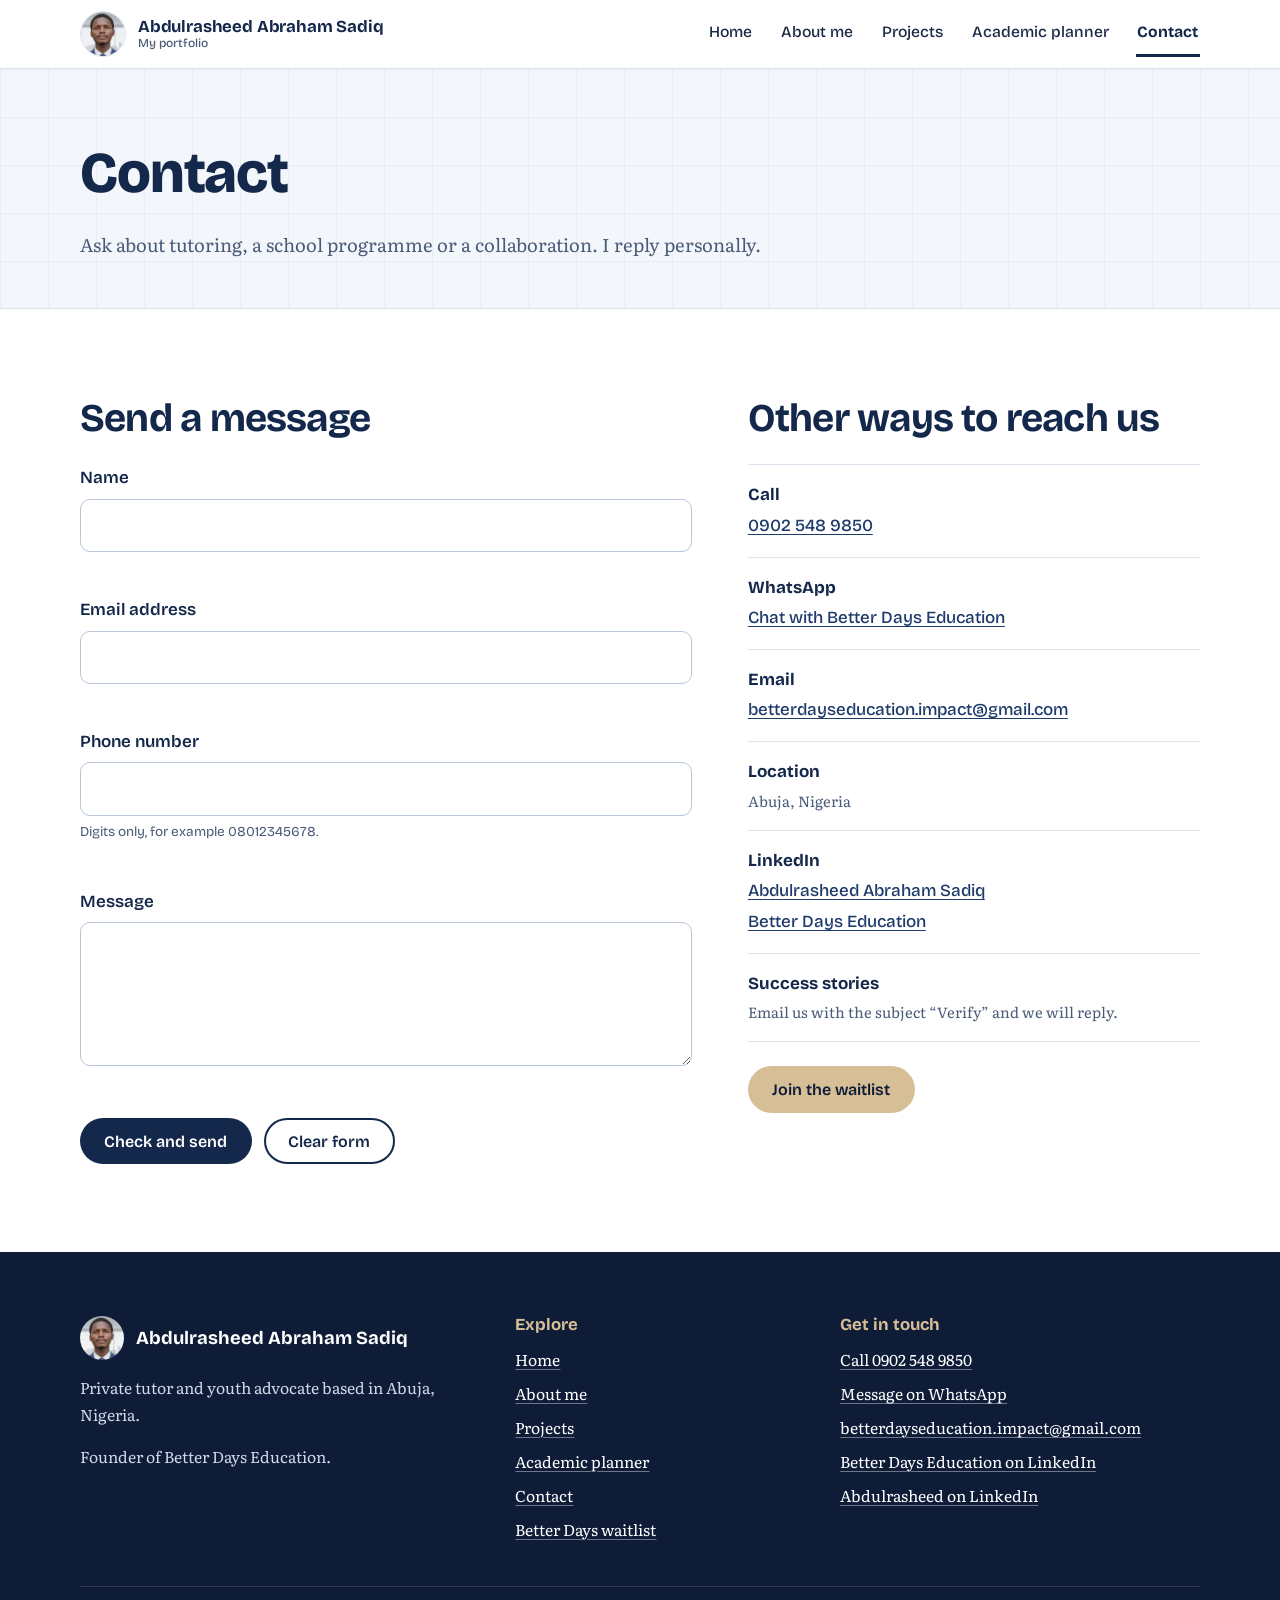
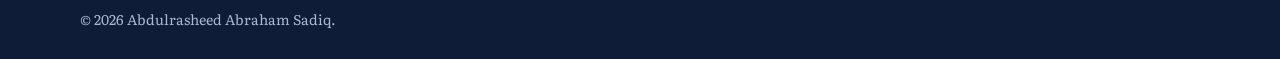
<file: contact.html>
<!doctype html>
<html lang="en">
<head>
  <meta charset="utf-8">
  <meta name="viewport" content="width=device-width, initial-scale=1">
  <title>Contact | Abdulrasheed Abraham Sadiq</title>
  <meta name="description" content="Contact Abdulrasheed Abraham Sadiq and Better Days Education by form, phone, WhatsApp, email or LinkedIn.">
  <meta name="theme-color" content="#14284b">
  <meta property="og:title" content="Contact | Abdulrasheed Abraham Sadiq">
  <meta property="og:description" content="Contact Abdulrasheed Abraham Sadiq and Better Days Education by form, phone, WhatsApp, email or LinkedIn.">
  <meta property="og:type" content="website">
  <link rel="icon" type="image/png" sizes="64x64" href="images/favicon-64.png">
  <link rel="apple-touch-icon" href="images/favicon.png">
  <link rel="preconnect" href="https://fonts.googleapis.com">
  <link rel="preconnect" href="https://fonts.gstatic.com" crossorigin>
  <link href="https://fonts.googleapis.com/css2?family=Bricolage+Grotesque:opsz,wght@12..96,400..800&amp;family=Literata:opsz,wght@7..72,400..700&amp;display=swap" rel="stylesheet">
  <link rel="stylesheet" href="css/style.css">
  <script>document.documentElement.classList.add('js');</script>
</head>
<body>
  <a class="skip-link" href="#main">Skip to content</a>

  <header class="site-header">
    <div class="container header-inner">
      <a class="brand" href="index.html" aria-label="Abdulrasheed Abraham Sadiq, home">
        <img src="images/avatar.jpg" alt="" width="46" height="46">
        <span class="brand-text">
          <span class="brand-name">Abdulrasheed Abraham Sadiq</span>
          <span class="brand-tag">My portfolio</span>
        </span>
      </a>
      <button class="menu-toggle" type="button" aria-expanded="false" aria-controls="site-nav" aria-label="Open menu"><span></span></button>
      <nav class="site-nav" id="site-nav" aria-label="Main">
        <ul>
          <li><a href="index.html">Home</a></li>
          <li><a href="about.html">About me</a></li>
          <li><a href="projects.html">Projects</a></li>
          <li><a href="planner.html">Academic planner</a></li>
          <li><a href="contact.html" aria-current="page">Contact</a></li>
        </ul>
      </nav>
    </div>
  </header>

  <main id="main">

    <section class="page-hero">
      <div class="container">
        <h1>Contact</h1>
        <p>Ask about tutoring, a school programme or a collaboration. I reply personally.</p>
      </div>
    </section>

    <section class="section" aria-label="Contact form and details">
      <div class="container contact-layout">

        <div>
          <h2>Send a message</h2>
          <div class="form-summary" id="form-summary" role="alert" hidden>Please fix the highlighted fields and try again.</div>
          <form id="contact-form" novalidate>
            <div class="field">
              <label for="contact-name">Name</label>
              <input type="text" id="contact-name" name="name" autocomplete="name" aria-describedby="contact-name-error">
              <p class="field-error" id="contact-name-error"></p>
            </div>
            <div class="field">
              <label for="contact-email">Email address</label>
              <input type="email" id="contact-email" name="email" autocomplete="email" aria-describedby="contact-email-error">
              <p class="field-error" id="contact-email-error"></p>
            </div>
            <div class="field">
              <label for="contact-phone">Phone number</label>
              <input type="tel" id="contact-phone" name="phone" inputmode="numeric" autocomplete="tel" aria-describedby="contact-phone-hint contact-phone-error">
              <p class="hint" id="contact-phone-hint">Digits only, for example 08012345678.</p>
              <p class="field-error" id="contact-phone-error"></p>
            </div>
            <div class="field">
              <label for="contact-message">Message</label>
              <textarea id="contact-message" name="message" aria-describedby="contact-message-error"></textarea>
              <p class="field-error" id="contact-message-error"></p>
            </div>
            <div class="btn-row" style="margin-top: 0;">
              <button class="btn btn--primary" type="submit">Check and send</button>
              <button class="btn btn--ghost" type="reset">Clear form</button>
            </div>
          </form>

          <div class="form-success" id="form-success" tabindex="-1" hidden>
            <h3>Thank you, <span id="success-name"></span>. Your message is ready.</h3>
            <p>This website has no mail server, so choose how you would like to send it:</p>
            <div class="btn-row" style="margin-top: 0.75rem;">
              <a class="btn btn--primary" id="send-whatsapp" href="https://wa.me/2349025489850?text=Hello%20Better%20Days%20Education%2C%20I%27d%20like%20to%20make%20an%20enquiry." target="_blank" rel="noopener noreferrer">Send on WhatsApp</a>
              <a class="btn btn--ghost" id="send-email" href="mailto:betterdayseducation.impact@gmail.com">Send by email</a>
            </div>
          </div>
        </div>

        <div>
          <h2>Other ways to reach us</h2>
          <address>
            <ul class="contact-list">
              <li><strong>Call</strong><a href="tel:+2349025489850">0902 548 9850</a></li>
              <li><strong>WhatsApp</strong><a href="https://wa.me/2349025489850?text=Hello%20Better%20Days%20Education%2C%20I%27d%20like%20to%20make%20an%20enquiry." target="_blank" rel="noopener noreferrer">Chat with Better Days Education</a></li>
              <li><strong>Email</strong><a href="mailto:betterdayseducation.impact@gmail.com">betterdayseducation.impact@gmail.com</a></li>
              <li><strong>Location</strong><span>Abuja, Nigeria</span></li>
              <li><strong>LinkedIn</strong><a href="https://www.linkedin.com/in/abraham-a-sadiq-4021592b7" target="_blank" rel="noopener noreferrer">Abdulrasheed Abraham Sadiq</a><a href="https://www.linkedin.com/company/better-days-education/" target="_blank" rel="noopener noreferrer">Better Days Education</a></li>
              <li><strong>Success stories</strong><span>Email us with the subject “Verify” and we will reply.</span></li>
            </ul>
          </address>
          <div class="btn-row">
            <a class="btn btn--tan" href="https://forms.gle/La4rFSnzmkoXGGqj7" target="_blank" rel="noopener noreferrer">Join the waitlist</a>
          </div>
        </div>

      </div>
    </section>

  </main>

  <footer class="site-footer">
    <div class="container">
      <div class="footer-grid">
        <div>
          <p class="footer-brand"><img src="images/avatar.jpg" alt="" width="44" height="44" loading="lazy"><span>Abdulrasheed Abraham Sadiq</span></p>
          <p>Private tutor and youth advocate based in Abuja, Nigeria.</p>
          <p>Founder of Better Days Education.</p>
        </div>
        <div>
          <h2>Explore</h2>
          <ul>
          <li><a href="index.html">Home</a></li>
          <li><a href="about.html">About me</a></li>
          <li><a href="projects.html">Projects</a></li>
          <li><a href="planner.html">Academic planner</a></li>
          <li><a href="contact.html">Contact</a></li>
          <li><a href="https://forms.gle/La4rFSnzmkoXGGqj7" target="_blank" rel="noopener noreferrer">Better Days waitlist</a></li>
          </ul>
        </div>
        <div>
          <h2>Get in touch</h2>
          <ul>
            <li><a href="tel:+2349025489850">Call 0902 548 9850</a></li>
            <li><a href="https://wa.me/2349025489850?text=Hello%20Better%20Days%20Education%2C%20I%27d%20like%20to%20make%20an%20enquiry." target="_blank" rel="noopener noreferrer">Message on WhatsApp</a></li>
            <li><a href="mailto:betterdayseducation.impact@gmail.com">betterdayseducation.impact@gmail.com</a></li>
            <li><a href="https://www.linkedin.com/company/better-days-education/" target="_blank" rel="noopener noreferrer">Better Days Education on LinkedIn</a></li>
            <li><a href="https://www.linkedin.com/in/abraham-a-sadiq-4021592b7" target="_blank" rel="noopener noreferrer">Abdulrasheed on LinkedIn</a></li>
          </ul>
        </div>
      </div>
      <div class="footer-bottom">
        <p>&copy; <span id="year">2026</span> Abdulrasheed Abraham Sadiq.</p>
      </div>
    </div>
  </footer>

  <script src="js/main.js"></script>
  <script src="js/contact.js"></script>
</body>
</html>
</file>
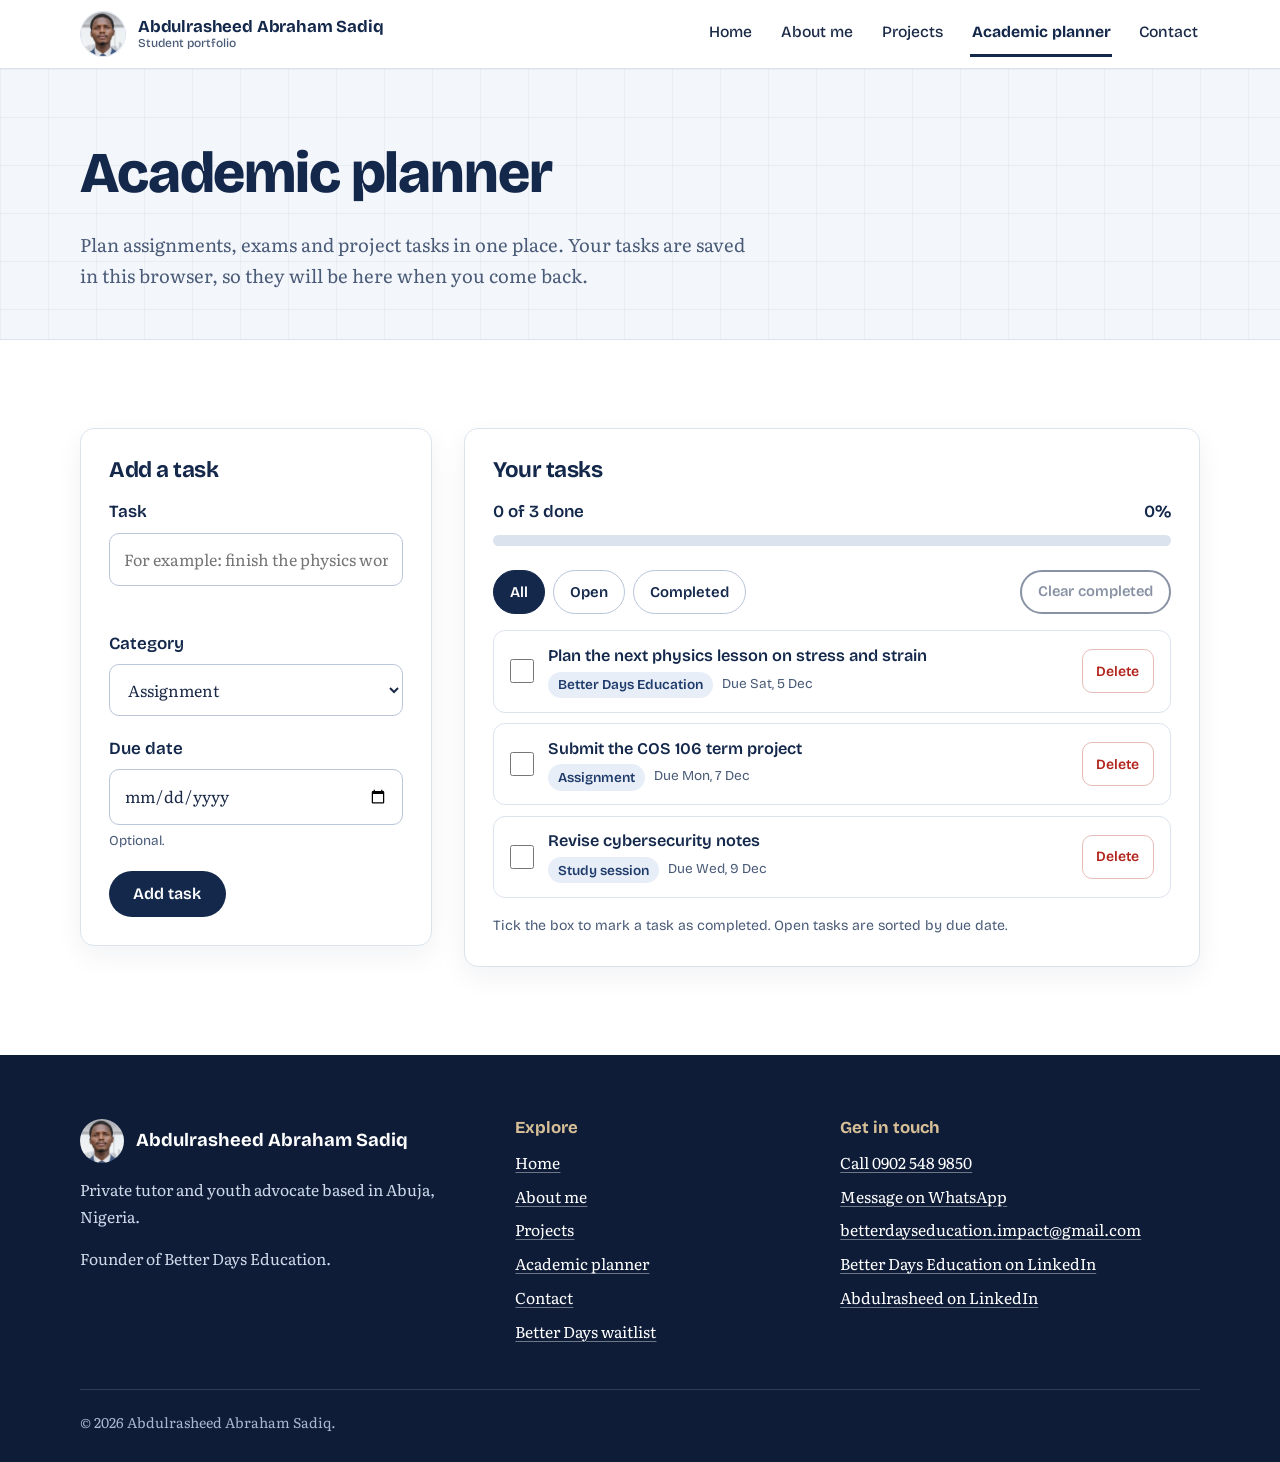
<file: planner.html>
<!doctype html>
<html lang="en">
<head>
  <meta charset="utf-8">
  <meta name="viewport" content="width=device-width, initial-scale=1">
  <title>Academic Planner | Abdulrasheed Abraham Sadiq</title>
  <meta name="description" content="A simple academic planner: add tasks, mark them as completed and delete them. Tasks are saved in your browser.">
  <meta name="theme-color" content="#14284b">
  <meta property="og:title" content="Academic Planner | Abdulrasheed Abraham Sadiq">
  <meta property="og:description" content="A simple academic planner: add tasks, mark them as completed and delete them. Tasks are saved in your browser.">
  <meta property="og:type" content="website">
  <link rel="icon" type="image/png" sizes="64x64" href="images/favicon-64.png">
  <link rel="apple-touch-icon" href="images/favicon.png">
  <link rel="preconnect" href="https://fonts.googleapis.com">
  <link rel="preconnect" href="https://fonts.gstatic.com" crossorigin>
  <link href="https://fonts.googleapis.com/css2?family=Bricolage+Grotesque:opsz,wght@12..96,400..800&amp;family=Literata:opsz,wght@7..72,400..700&amp;display=swap" rel="stylesheet">
  <link rel="stylesheet" href="css/style.css">
  <script>document.documentElement.classList.add('js');</script>
</head>
<body>
  <a class="skip-link" href="#main">Skip to content</a>

  <header class="site-header">
    <div class="container header-inner">
      <a class="brand" href="index.html" aria-label="Abdulrasheed Abraham Sadiq, home">
        <img src="images/avatar.jpg" alt="" width="46" height="46">
        <span class="brand-text">
          <span class="brand-name">Abdulrasheed Abraham Sadiq</span>
          <span class="brand-tag">Student portfolio</span>
        </span>
      </a>
      <button class="menu-toggle" type="button" aria-expanded="false" aria-controls="site-nav" aria-label="Open menu"><span></span></button>
      <nav class="site-nav" id="site-nav" aria-label="Main">
        <ul>
          <li><a href="index.html">Home</a></li>
          <li><a href="about.html">About me</a></li>
          <li><a href="projects.html">Projects</a></li>
          <li><a href="planner.html" aria-current="page">Academic planner</a></li>
          <li><a href="contact.html">Contact</a></li>
        </ul>
      </nav>
    </div>
  </header>

  <main id="main">

    <section class="page-hero">
      <div class="container">
        <h1>Academic planner</h1>
        <p>Plan assignments, exams and project tasks in one place. Your tasks are saved in this browser, so they will be here when you come back.</p>
      </div>
    </section>

    <section class="section" aria-label="Planner">
      <div class="container planner-layout">

        <div class="panel">
          <h2>Add a task</h2>
          <form id="task-form" novalidate>
            <div class="field">
              <label for="task-title">Task</label>
              <input type="text" id="task-title" name="title" maxlength="120" autocomplete="off"
                     placeholder="For example: finish the physics worksheet" aria-describedby="task-title-error">
              <p class="field-error" id="task-title-error"></p>
            </div>
            <div class="field">
              <label for="task-category">Category</label>
              <select id="task-category" name="category">
                <option>Assignment</option>
                <option>Exam preparation</option>
                <option>Study session</option>
                <option>Better Days Education</option>
                <option>Teens Connect Africa</option>
                <option>Personal</option>
              </select>
            </div>
            <div class="field">
              <label for="task-due">Due date</label>
              <input type="date" id="task-due" name="due" aria-describedby="task-due-hint">
              <p class="hint" id="task-due-hint">Optional.</p>
            </div>
            <button class="btn btn--primary" type="submit">Add task</button>
          </form>
        </div>

        <div class="panel">
          <h2>Your tasks</h2>
          <div class="progress-label">
            <span id="progress-text">No tasks yet</span>
            <span id="progress-count">0%</span>
          </div>
          <div class="progress" id="progress-track" role="progressbar" aria-label="Share of tasks completed" aria-valuemin="0" aria-valuemax="100" aria-valuenow="0">
            <div class="progress-bar" id="progress-bar"></div>
          </div>

          <div class="planner-toolbar">
            <div class="filters" role="group" aria-label="Filter tasks">
              <button type="button" data-filter="all" aria-pressed="true">All</button>
              <button type="button" data-filter="active" aria-pressed="false">Open</button>
              <button type="button" data-filter="completed" aria-pressed="false">Completed</button>
            </div>
            <button type="button" class="btn btn--ghost btn--small" id="clear-completed" disabled>Clear completed</button>
          </div>

          <ul class="task-list" id="task-list" aria-label="Tasks"></ul>
          <div class="empty-state" id="empty-state" hidden>
            <strong></strong>
            <span></span>
          </div>

          <div class="planner-foot">
            <p>Tick the box to mark a task as completed. Open tasks are sorted by due date.</p>
          </div>
        </div>

      </div>
      <p class="visually-hidden" id="planner-status" role="status" aria-live="polite"></p>
    </section>

  </main>

  <footer class="site-footer">
    <div class="container">
      <div class="footer-grid">
        <div>
          <p class="footer-brand"><img src="images/avatar.jpg" alt="" width="44" height="44" loading="lazy"><span>Abdulrasheed Abraham Sadiq</span></p>
          <p>Private tutor and youth advocate based in Abuja, Nigeria.</p>
          <p>Founder of Better Days Education.</p>
        </div>
        <div>
          <h2>Explore</h2>
          <ul>
          <li><a href="index.html">Home</a></li>
          <li><a href="about.html">About me</a></li>
          <li><a href="projects.html">Projects</a></li>
          <li><a href="planner.html">Academic planner</a></li>
          <li><a href="contact.html">Contact</a></li>
          <li><a href="https://forms.gle/La4rFSnzmkoXGGqj7" target="_blank" rel="noopener noreferrer">Better Days waitlist</a></li>
          </ul>
        </div>
        <div>
          <h2>Get in touch</h2>
          <ul>
            <li><a href="tel:+2349025489850">Call 0902 548 9850</a></li>
            <li><a href="https://wa.me/2349025489850?text=Hello%20Better%20Days%20Education%2C%20I%27d%20like%20to%20make%20an%20enquiry." target="_blank" rel="noopener noreferrer">Message on WhatsApp</a></li>
            <li><a href="mailto:betterdayseducation.impact@gmail.com">betterdayseducation.impact@gmail.com</a></li>
            <li><a href="https://www.linkedin.com/company/better-days-education/" target="_blank" rel="noopener noreferrer">Better Days Education on LinkedIn</a></li>
            <li><a href="https://www.linkedin.com/in/abraham-a-sadiq-4021592b7" target="_blank" rel="noopener noreferrer">Abdulrasheed on LinkedIn</a></li>
          </ul>
        </div>
      </div>
      <div class="footer-bottom">
        <p>&copy; <span id="year">2026</span> Abdulrasheed Abraham Sadiq.</p>
      </div>
    </div>
  </footer>

  <script src="js/main.js"></script>
  <script src="js/planner.js"></script>
</body>
</html>
</file>
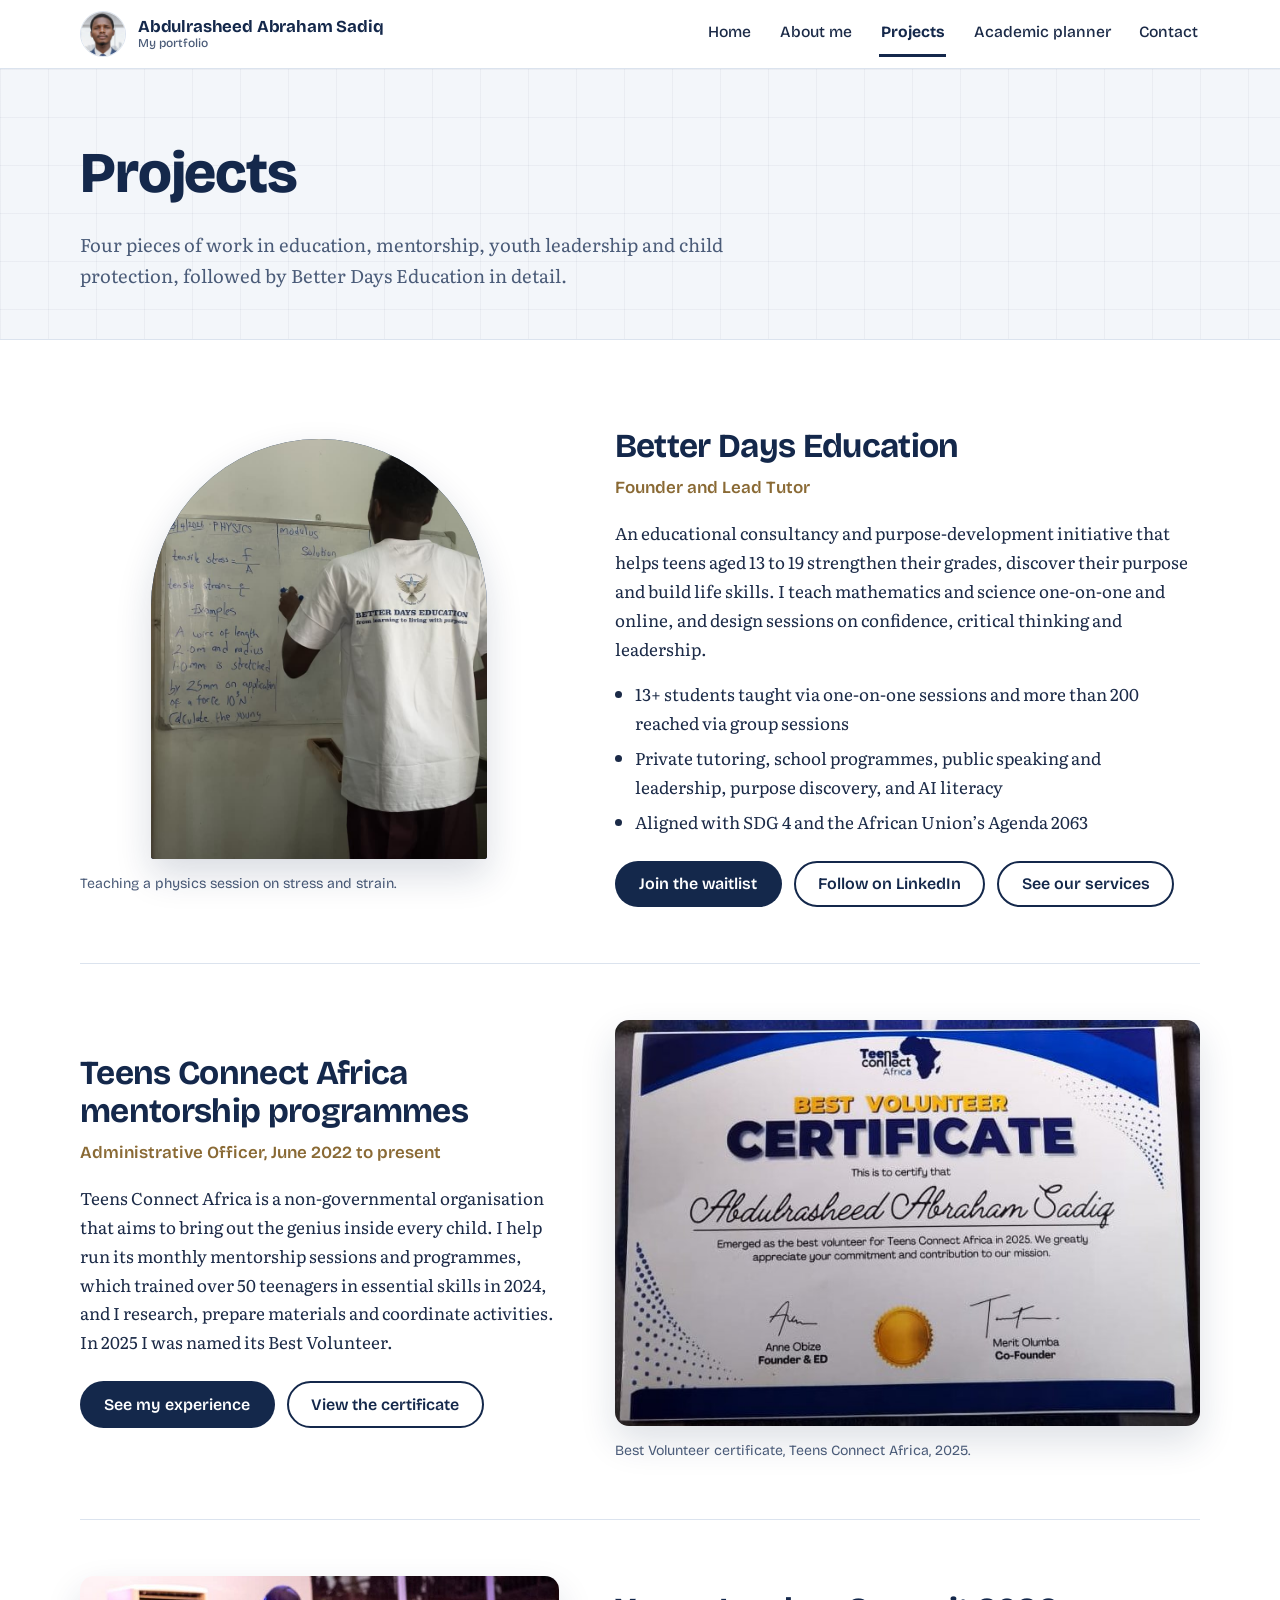
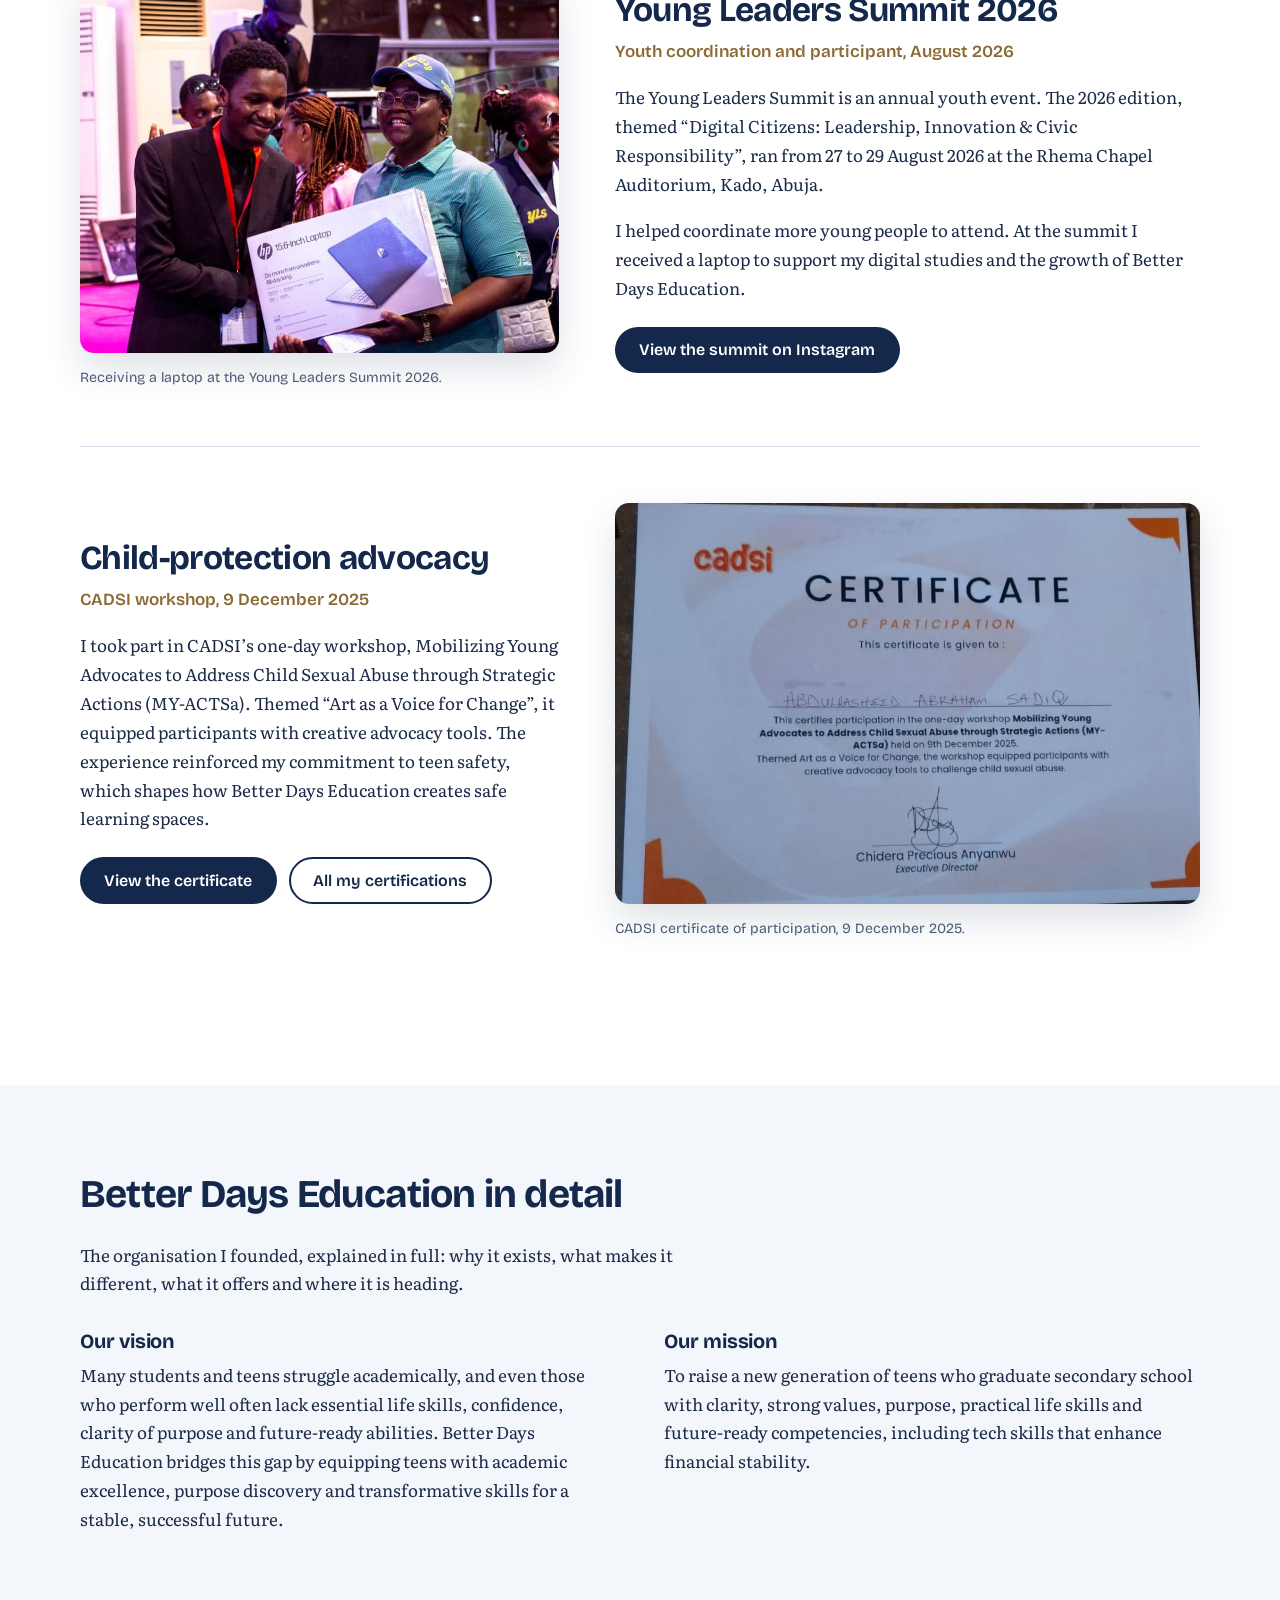
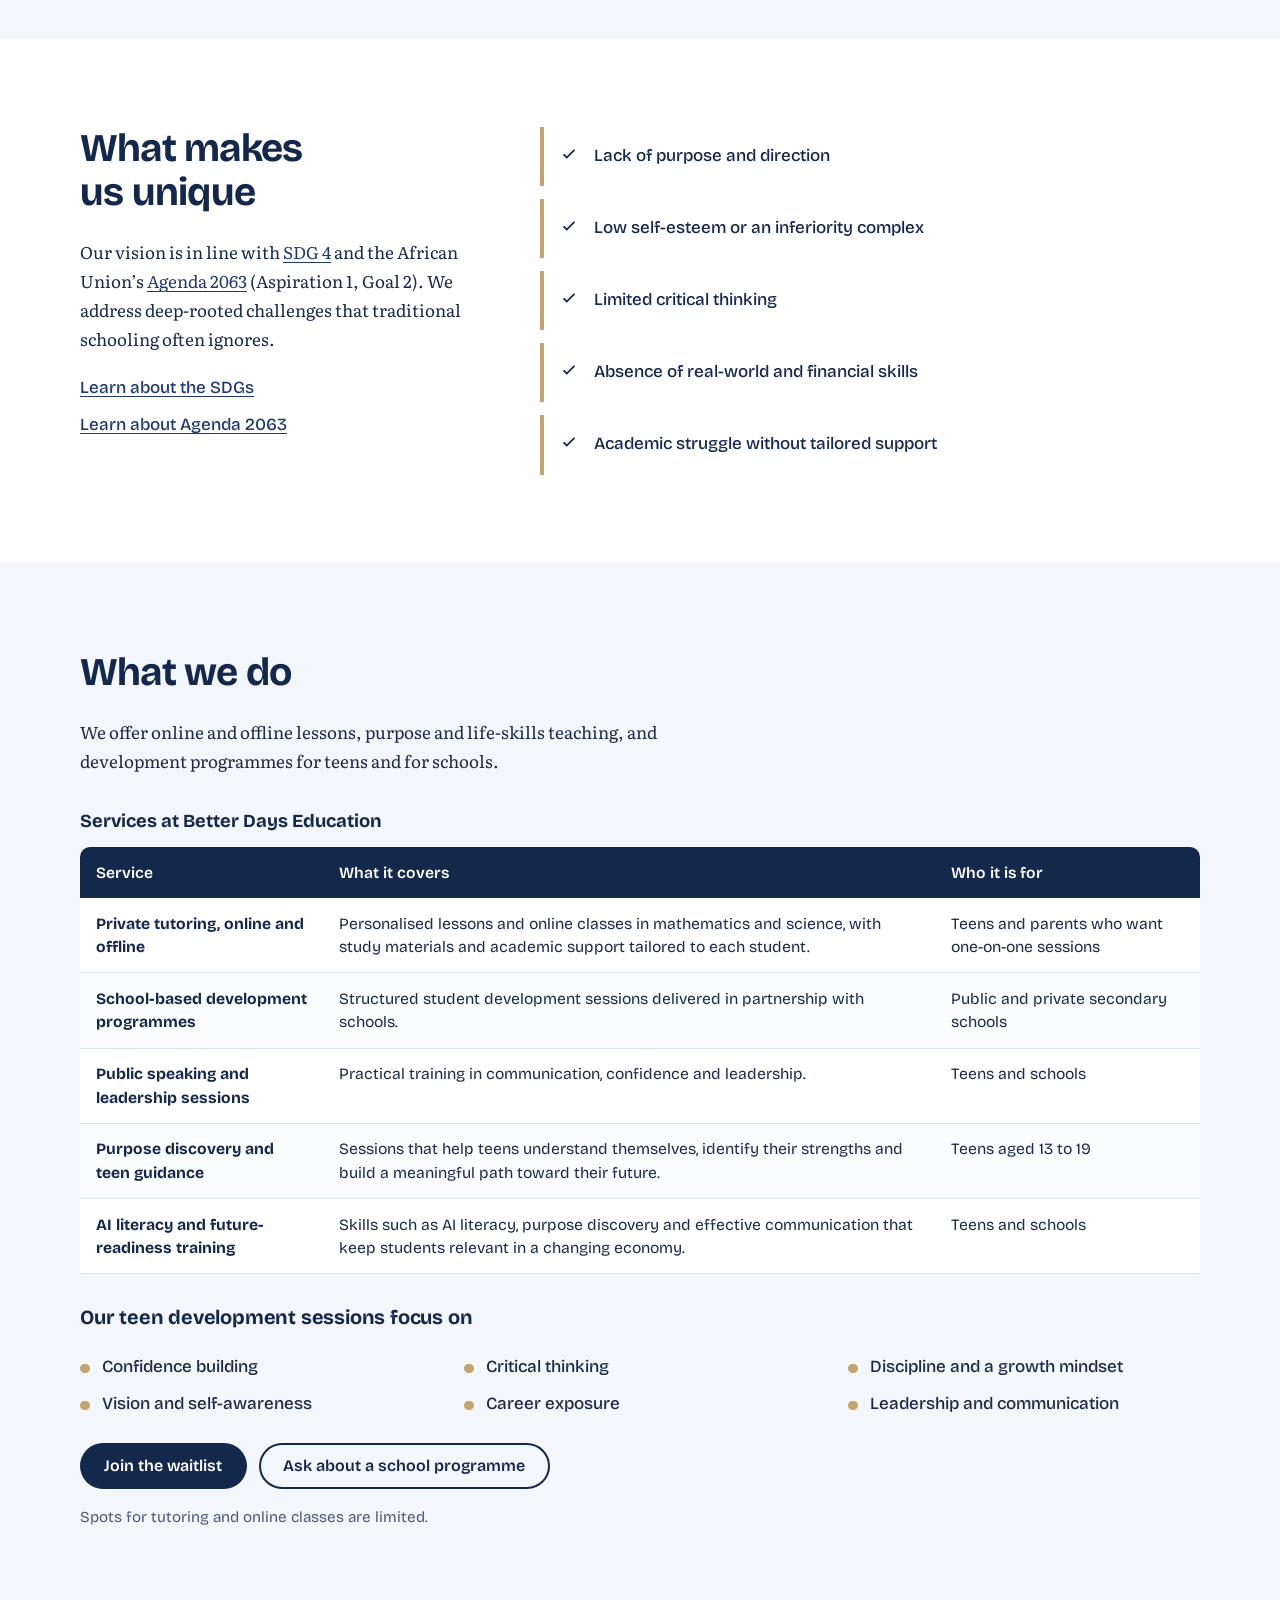
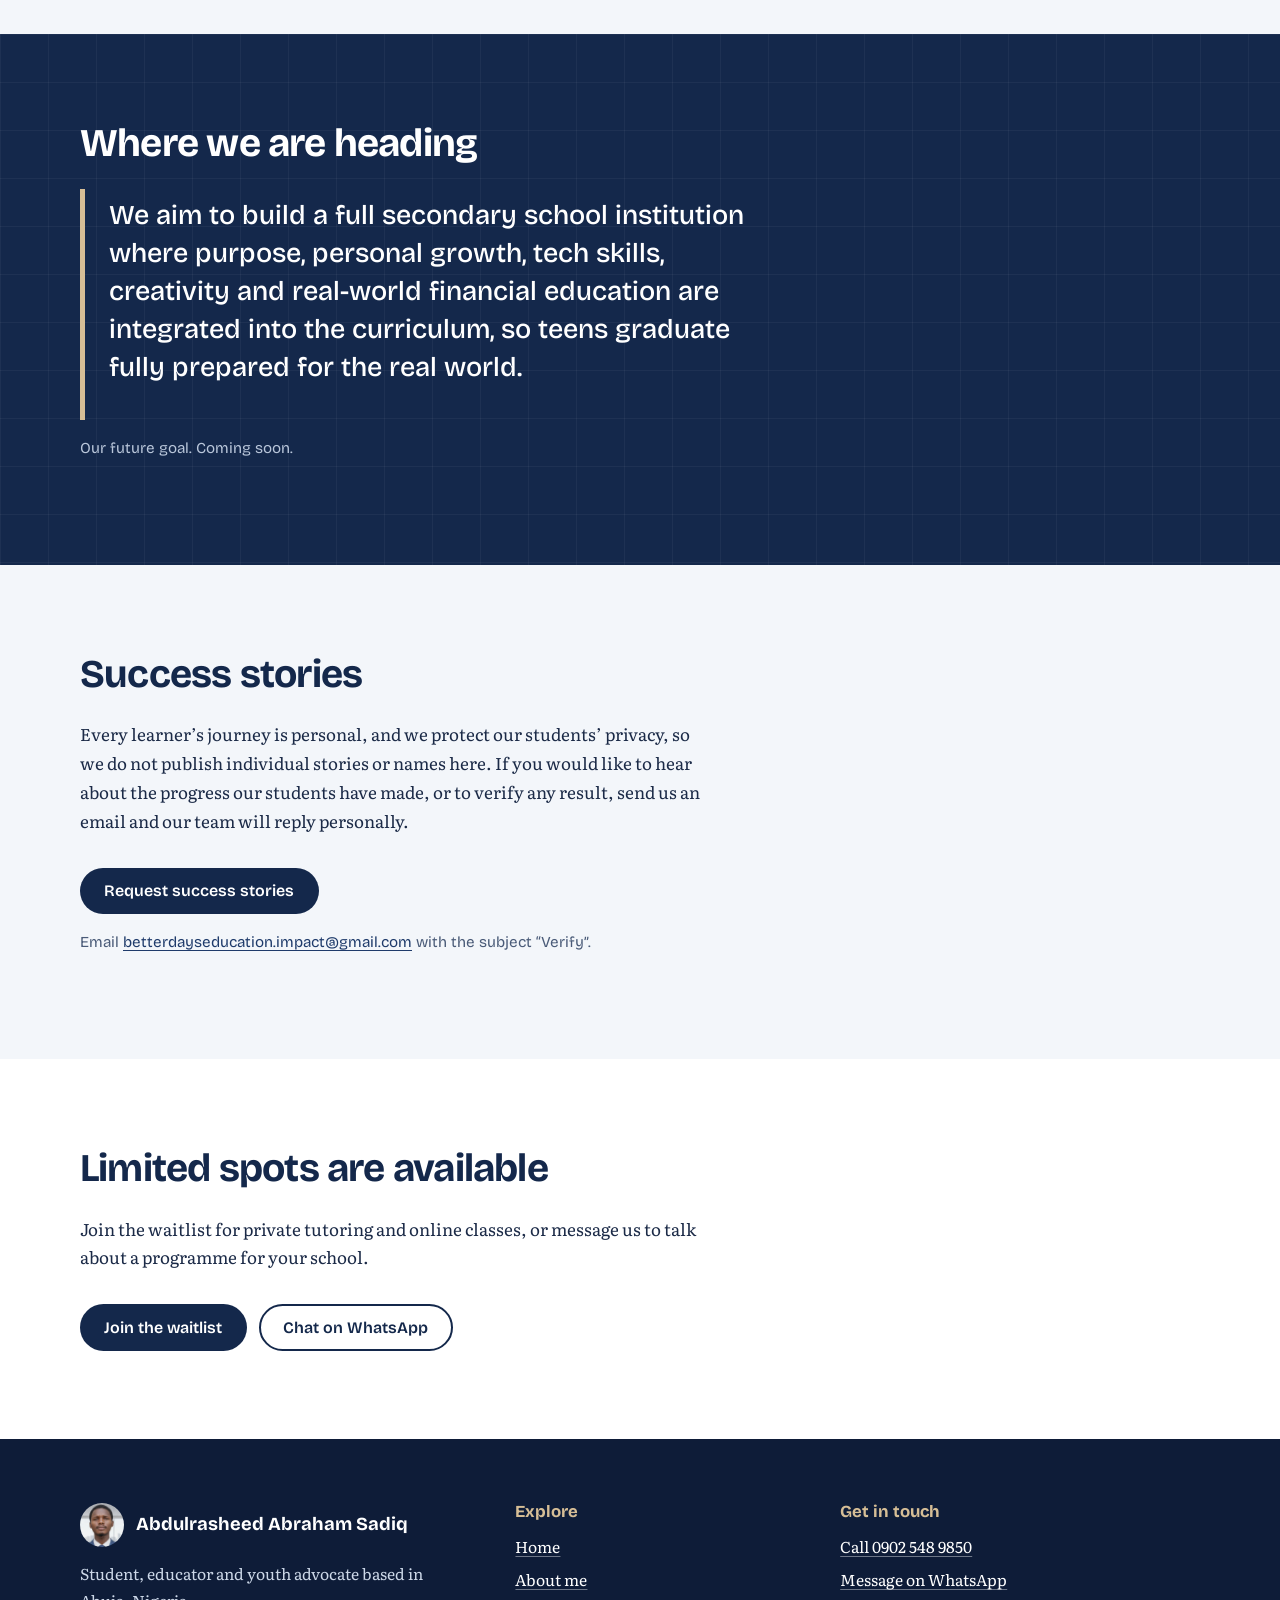
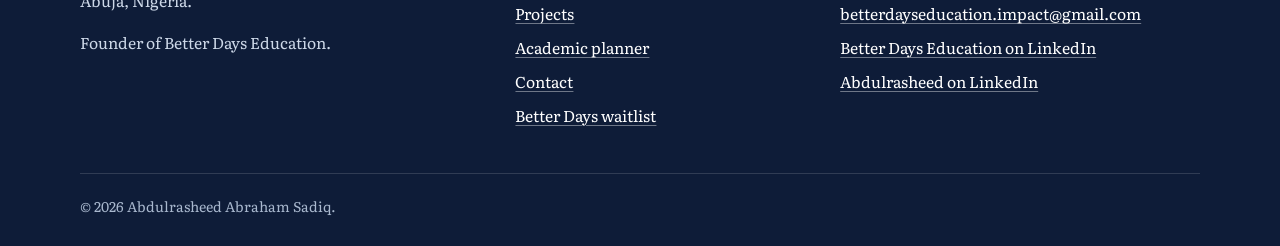
<file: projects.html>
<!doctype html>
<html lang="en">
<head>
  <meta charset="utf-8">
  <meta name="viewport" content="width=device-width, initial-scale=1">
  <title>Projects | Abdulrasheed Abraham Sadiq</title>
  <meta name="description" content="Projects by Abdulrasheed Abraham Sadiq: Better Days Education, Teens Connect Africa mentorship, the Young Leaders Summit 2026 and child-protection advocacy.">
  <meta name="theme-color" content="#14284b">
  <meta property="og:title" content="Projects | Abdulrasheed Abraham Sadiq">
  <meta property="og:description" content="Projects by Abdulrasheed Abraham Sadiq: Better Days Education, Teens Connect Africa mentorship, the Young Leaders Summit 2026 and child-protection advocacy.">
  <meta property="og:type" content="website">
  <link rel="icon" type="image/png" sizes="64x64" href="images/favicon-64.png">
  <link rel="apple-touch-icon" href="images/favicon.png">
  <link rel="preconnect" href="https://fonts.googleapis.com">
  <link rel="preconnect" href="https://fonts.gstatic.com" crossorigin>
  <link href="https://fonts.googleapis.com/css2?family=Bricolage+Grotesque:opsz,wght@12..96,400..800&amp;family=Literata:opsz,wght@7..72,400..700&amp;display=swap" rel="stylesheet">
  <link rel="stylesheet" href="css/style.css">
  <script>document.documentElement.classList.add('js');</script>
</head>
<body>
  <a class="skip-link" href="#main">Skip to content</a>

  <header class="site-header">
    <div class="container header-inner">
      <a class="brand" href="index.html" aria-label="Abdulrasheed Abraham Sadiq, home">
        <img src="images/avatar.jpg" alt="" width="46" height="46">
        <span class="brand-text">
          <span class="brand-name">Abdulrasheed Abraham Sadiq</span>
          <span class="brand-tag">My portfolio</span>
        </span>
      </a>
      <button class="menu-toggle" type="button" aria-expanded="false" aria-controls="site-nav" aria-label="Open menu"><span></span></button>
      <nav class="site-nav" id="site-nav" aria-label="Main">
        <ul>
          <li><a href="index.html">Home</a></li>
          <li><a href="about.html">About me</a></li>
          <li><a href="projects.html" aria-current="page">Projects</a></li>
          <li><a href="planner.html">Academic planner</a></li>
          <li><a href="contact.html">Contact</a></li>
        </ul>
      </nav>
    </div>
  </header>

  <main id="main">

    <section class="page-hero">
      <div class="container">
        <h1>Projects</h1>
        <p>Four pieces of work in education, mentorship, youth leadership and child protection, followed by Better Days Education in detail.</p>
      </div>
    </section>

    <section class="section" aria-label="Project list">
      <div class="container">

        <article class="project" id="better-days" aria-labelledby="p1-title">
          <figure class="project-media">
            <div class="arch">
              <img src="images/teaching-whiteboard.jpg" width="768" height="1020" loading="lazy"
                   alt="Abdulrasheed teaching physics at a whiteboard in a Better Days Education shirt, seen from behind.">
            </div>
            <figcaption>Teaching a physics session on stress and strain.</figcaption>
          </figure>
          <div>
            <h2 id="p1-title">Better Days Education</h2>
            <p class="project-meta">Founder and Lead Tutor</p>
            <p>An educational consultancy and purpose-development initiative that helps teens aged 13 to 19 strengthen their grades, discover their purpose and build life skills. I teach mathematics and science one-on-one and online, and design sessions on confidence, critical thinking and leadership.</p>
            <ul>
              <li>13+ students taught via one-on-one sessions and more than 200 reached via group sessions</li>
              <li>Private tutoring, school programmes, public speaking and leadership, purpose discovery, and AI literacy</li>
              <li>Aligned with SDG 4 and the African Union’s Agenda 2063</li>
            </ul>
            <div class="btn-row">
              <a class="btn btn--primary" href="https://forms.gle/La4rFSnzmkoXGGqj7" target="_blank" rel="noopener noreferrer">Join the waitlist</a>
              <a class="btn btn--ghost" href="https://www.linkedin.com/company/better-days-education/" target="_blank" rel="noopener noreferrer">Follow on LinkedIn</a>
              <a class="btn btn--ghost" href="#services">See our services</a>
            </div>
          </div>
        </article>

        <article class="project" id="teens-connect-africa" aria-labelledby="p2-title">
          <figure class="project-media">
            <img src="images/cert-best-volunteer.jpg" width="685" height="475" loading="lazy"
                 alt="Teens Connect Africa Best Volunteer certificate awarded to Abdulrasheed Abraham Sadiq for 2025.">
            <figcaption>Best Volunteer certificate, Teens Connect Africa, 2025.</figcaption>
          </figure>
          <div>
            <h2 id="p2-title">Teens Connect Africa mentorship programmes</h2>
            <p class="project-meta">Administrative Officer, June 2022 to present</p>
            <p>Teens Connect Africa is a non-governmental organisation that aims to bring out the genius inside every child. I help run its monthly mentorship sessions and programmes, which trained over 50 teenagers in essential skills in 2024, and I research, prepare materials and coordinate activities. In 2025 I was named its Best Volunteer.</p>
            <div class="btn-row">
              <a class="btn btn--primary" href="about.html#experience">See my experience</a>
              <a class="btn btn--ghost" href="images/cert-best-volunteer.jpg" target="_blank" rel="noopener noreferrer">View the certificate</a>
            </div>
          </div>
        </article>

        <article class="project" id="young-leaders-summit" aria-labelledby="p3-title">
          <figure class="project-media">
            <img src="images/yls-2026-laptop.jpg" width="920" height="725" loading="lazy"
                 alt="Abdulrasheed smiling in a black jacket while holding a boxed laptop at the Young Leaders Summit 2026, beside the person presenting it.">
            <figcaption>Receiving a laptop at the Young Leaders Summit 2026.</figcaption>
          </figure>
          <div>
            <h2 id="p3-title">Young Leaders Summit 2026</h2>
            <p class="project-meta">Youth coordination and participant, August 2026</p>
            <p>The Young Leaders Summit is an annual youth event. The 2026 edition, themed “Digital Citizens: Leadership, Innovation &amp; Civic Responsibility”, ran from 27 to 29 August 2026 at the Rhema Chapel Auditorium, Kado, Abuja.</p>
            <p>I helped coordinate more young people to attend. At the summit I received a laptop to support my digital studies and the growth of Better Days Education.</p>
            <div class="btn-row">
              <a class="btn btn--primary" href="https://www.instagram.com/youngleaders_summit" target="_blank" rel="noopener noreferrer">View the summit on Instagram</a>
            </div>
          </div>
        </article>

        <article class="project" id="child-protection" aria-labelledby="p4-title">
          <figure class="project-media">
            <img src="images/cert-cadsi-workshop.jpg" width="1100" height="755" loading="lazy"
                 alt="CADSI certificate of participation for the one-day MY-ACTSa workshop held on 9 December 2025.">
            <figcaption>CADSI certificate of participation, 9 December 2025.</figcaption>
          </figure>
          <div>
            <h2 id="p4-title">Child-protection advocacy</h2>
            <p class="project-meta">CADSI workshop, 9 December 2025</p>
            <p>I took part in CADSI’s one-day workshop, Mobilizing Young Advocates to Address Child Sexual Abuse through Strategic Actions (MY-ACTSa). Themed “Art as a Voice for Change”, it equipped participants with creative advocacy tools. The experience reinforced my commitment to teen safety, which shapes how Better Days Education creates safe learning spaces.</p>
            <div class="btn-row">
              <a class="btn btn--primary" href="images/cert-cadsi-workshop.jpg" target="_blank" rel="noopener noreferrer">View the certificate</a>
              <a class="btn btn--ghost" href="about.html#certificates">All my certifications</a>
            </div>
          </div>
        </article>

      </div>
    </section>


    <section class="section section--paper" id="better-days-detail" aria-labelledby="detail-title">
      <div class="container">
        <div class="section-head">
          <h2 id="detail-title">Better Days Education in detail</h2>
          <p>The organisation I founded, explained in full: why it exists, what makes it different, what it offers and where it is heading.</p>
        </div>
        <div class="pair">
          <div>
            <h3>Our vision</h3>
            <p>Many students and teens struggle academically, and even those who perform well often lack essential life skills, confidence, clarity of purpose and future-ready abilities. Better Days Education bridges this gap by equipping teens with academic excellence, purpose discovery and transformative skills for a stable, successful future.</p>
          </div>
          <div>
            <h3>Our mission</h3>
            <p>To raise a new generation of teens who graduate secondary school with clarity, strong values, purpose, practical life skills and future-ready competencies, including tech skills that enhance financial stability.</p>
          </div>
        </div>
      </div>
    </section>

    <section class="section" aria-labelledby="unique-title">
      <div class="container split split--top">
        <div>
          <h2 id="unique-title">What makes us unique</h2>
          <p>Our vision is in line with <a href="https://sdgs.un.org/goals" target="_blank" rel="noopener noreferrer">SDG 4</a> and the African Union’s <a href="https://au.int/en/agenda2063/goals" target="_blank" rel="noopener noreferrer">Agenda 2063</a> (Aspiration 1, Goal 2). We address deep-rooted challenges that traditional schooling often ignores.</p>
          <ul class="link-list">
            <li><a href="https://sdgs.un.org/goals" target="_blank" rel="noopener noreferrer">Learn about the SDGs</a></li>
            <li><a href="https://au.int/en/agenda2063/goals" target="_blank" rel="noopener noreferrer">Learn about Agenda 2063</a></li>
          </ul>
        </div>
        <ul class="tick-list">
          <li>Lack of purpose and direction</li>
          <li>Low self-esteem or an inferiority complex</li>
          <li>Limited critical thinking</li>
          <li>Absence of real-world and financial skills</li>
          <li>Academic struggle without tailored support</li>
        </ul>
      </div>
    </section>

    <section class="section section--paper" id="services" aria-labelledby="services-title">
      <div class="container">
        <div class="section-head">
          <h2 id="services-title">What we do</h2>
          <p>We offer online and offline lessons, purpose and life-skills teaching, and development programmes for teens and for schools.</p>
        </div>
        <div class="table-wrap">
          <table class="table--stack">
            <caption>Services at Better Days Education</caption>
            <thead>
              <tr><th scope="col">Service</th><th scope="col">What it covers</th><th scope="col">Who it is for</th></tr>
            </thead>
            <tbody>
              <tr>
                <th scope="row">Private tutoring, online and offline</th>
                <td data-label="What it covers">Personalised lessons and online classes in mathematics and science, with study materials and academic support tailored to each student.</td>
                <td data-label="Who it is for">Teens and parents who want one-on-one sessions</td>
              </tr>
              <tr>
                <th scope="row">School-based development programmes</th>
                <td data-label="What it covers">Structured student development sessions delivered in partnership with schools.</td>
                <td data-label="Who it is for">Public and private secondary schools</td>
              </tr>
              <tr>
                <th scope="row">Public speaking and leadership sessions</th>
                <td data-label="What it covers">Practical training in communication, confidence and leadership.</td>
                <td data-label="Who it is for">Teens and schools</td>
              </tr>
              <tr>
                <th scope="row">Purpose discovery and teen guidance</th>
                <td data-label="What it covers">Sessions that help teens understand themselves, identify their strengths and build a meaningful path toward their future.</td>
                <td data-label="Who it is for">Teens aged 13 to 19</td>
              </tr>
              <tr>
                <th scope="row">AI literacy and future-readiness training</th>
                <td data-label="What it covers">Skills such as AI literacy, purpose discovery and effective communication that keep students relevant in a changing economy.</td>
                <td data-label="Who it is for">Teens and schools</td>
              </tr>
            </tbody>
          </table>
        </div>
        <h3>Our teen development sessions focus on</h3>
        <ul class="focus-list">
          <li>Confidence building</li>
          <li>Critical thinking</li>
          <li>Discipline and a growth mindset</li>
          <li>Vision and self-awareness</li>
          <li>Career exposure</li>
          <li>Leadership and communication</li>
        </ul>
        <div class="btn-row">
          <a class="btn btn--primary" href="https://forms.gle/La4rFSnzmkoXGGqj7" target="_blank" rel="noopener noreferrer">Join the waitlist</a>
          <a class="btn btn--ghost" href="contact.html">Ask about a school programme</a>
        </div>
        <p class="fine-print">Spots for tutoring and online classes are limited.</p>
      </div>
    </section>

    <section class="section section--navy" aria-labelledby="future-title">
      <div class="container">
        <h2 id="future-title">Where we are heading</h2>
        <blockquote class="pull">
          <p>We aim to build a full secondary school institution where purpose, personal growth, tech skills, creativity and real-world financial education are integrated into the curriculum, so teens graduate fully prepared for the real world.</p>
        </blockquote>
        <p class="fine-print">Our future goal. Coming soon.</p>
      </div>
    </section>

    <section class="section section--paper" id="success-stories" aria-labelledby="stories-title">
      <div class="container">
        <div class="section-head">
          <h2 id="stories-title">Success stories</h2>
          <p>Every learner’s journey is personal, and we protect our students’ privacy, so we do not publish individual stories or names here. If you would like to hear about the progress our students have made, or to verify any result, send us an email and our team will reply personally.</p>
        </div>
        <div class="btn-row">
          <a class="btn btn--primary" href="mailto:betterdayseducation.impact@gmail.com?subject=Verify&body=Hello%20Better%20Days%20Education%2C%0A%0AI%27d%20like%20to%20hear%20your%20success%20stories%20and%20verify%20them.">Request success stories</a>
        </div>
        <p class="fine-print">Email <a href="mailto:betterdayseducation.impact@gmail.com">betterdayseducation.impact@gmail.com</a> with the subject “Verify”.</p>
      </div>
    </section>

    <section class="section" aria-labelledby="join-title">
      <div class="container">
        <div class="section-head">
          <h2 id="join-title">Limited spots are available</h2>
          <p>Join the waitlist for private tutoring and online classes, or message us to talk about a programme for your school.</p>
        </div>
        <div class="btn-row">
          <a class="btn btn--primary" href="https://forms.gle/La4rFSnzmkoXGGqj7" target="_blank" rel="noopener noreferrer">Join the waitlist</a>
          <a class="btn btn--ghost" href="https://wa.me/2349025489850?text=Hello%20Better%20Days%20Education%2C%20I%27d%20like%20to%20make%20an%20enquiry." target="_blank" rel="noopener noreferrer">Chat on WhatsApp</a>
        </div>
      </div>
    </section>

  </main>

  <footer class="site-footer">
    <div class="container">
      <div class="footer-grid">
        <div>
          <p class="footer-brand"><img src="images/avatar.jpg" alt="" width="44" height="44" loading="lazy"><span>Abdulrasheed Abraham Sadiq</span></p>
          <p>Student, educator and youth advocate based in Abuja, Nigeria.</p>
          <p>Founder of Better Days Education.</p>
        </div>
        <div>
          <h2>Explore</h2>
          <ul>
          <li><a href="index.html">Home</a></li>
          <li><a href="about.html">About me</a></li>
          <li><a href="projects.html">Projects</a></li>
          <li><a href="planner.html">Academic planner</a></li>
          <li><a href="contact.html">Contact</a></li>
          <li><a href="https://forms.gle/La4rFSnzmkoXGGqj7" target="_blank" rel="noopener noreferrer">Better Days waitlist</a></li>
          </ul>
        </div>
        <div>
          <h2>Get in touch</h2>
          <ul>
            <li><a href="tel:+2349025489850">Call 0902 548 9850</a></li>
            <li><a href="https://wa.me/2349025489850?text=Hello%20Better%20Days%20Education%2C%20I%27d%20like%20to%20make%20an%20enquiry." target="_blank" rel="noopener noreferrer">Message on WhatsApp</a></li>
            <li><a href="mailto:betterdayseducation.impact@gmail.com">betterdayseducation.impact@gmail.com</a></li>
            <li><a href="https://www.linkedin.com/company/better-days-education/" target="_blank" rel="noopener noreferrer">Better Days Education on LinkedIn</a></li>
            <li><a href="https://www.linkedin.com/in/abraham-a-sadiq-4021592b7" target="_blank" rel="noopener noreferrer">Abdulrasheed on LinkedIn</a></li>
          </ul>
        </div>
      </div>
      <div class="footer-bottom">
        <p>&copy; <span id="year">2026</span> Abdulrasheed Abraham Sadiq.</p>
      </div>
    </div>
  </footer>

  <script src="js/main.js"></script>
</body>
</html>
</file>
<file: css/style.css>
/* ==========================================================================
   Better Days Education - shared stylesheet (used by every page)
   Colours come from the Better Days logo: navy lettering, slate-blue school
   building and tan wings. Headings use Bricolage Grotesque, reading text uses
   Literata. If Google Fonts cannot load, the fallbacks below take over.
   ========================================================================== */

/* 1. Design tokens ------------------------------------------------------- */
:root {
  --navy-900: #0e1c38;
  --navy-800: #14284b;
  --navy-700: #1f3b6b;
  --slate-500: #6f86a8;
  --slate-300: #b9c6da;
  --slate-200: #dbe3ee;
  --paper: #f3f6fa;
  --white: #ffffff;
  --tan-400: #d6be96;
  --tan-500: #c3a46f;
  --tan-700: #8a6a35;
  --ink: #1b2a47;
  --muted: #4a5b78;
  --success: #1d7a52;
  --danger: #b3261e;
  --focus: #2b63d9;

  --font-display: "Bricolage Grotesque", "Poppins", system-ui, -apple-system, "Segoe UI", sans-serif;
  --font-body: "Literata", "Lora", Georgia, "Times New Roman", serif;

  --gutter: clamp(1rem, 4vw, 2rem);
  --maxw: 70rem;
  --radius: 14px;
  --header-h: 4.25rem;
}

/* 2. Base ---------------------------------------------------------------- */
*,
*::before,
*::after { box-sizing: border-box; }

html {
  scroll-behavior: smooth;
  -webkit-text-size-adjust: 100%;
  scroll-padding-top: calc(var(--header-h) + 1rem);
}

body {
  margin: 0;
  font-family: var(--font-body);
  font-size: 1.0625rem;
  line-height: 1.7;
  color: var(--ink);
  background: var(--white);
}

img,
video { display: block; max-width: 100%; height: auto; }

h1, h2, h3 {
  font-family: var(--font-display);
  color: var(--navy-800);
  line-height: 1.12;
  letter-spacing: -0.02em;
  margin: 0 0 0.6em;
  text-wrap: balance;
}
h1 { font-size: clamp(2.2rem, 4.6vw + 0.8rem, 3.6rem); font-weight: 800; }
h2 { font-size: clamp(1.65rem, 2.2vw + 1rem, 2.45rem); font-weight: 700; }
h3 { font-size: 1.25rem; font-weight: 700; letter-spacing: -0.01em; }

p { margin: 0 0 1em; max-width: 62ch; }
ul, ol { margin: 0 0 1em; padding-left: 1.25rem; }
li + li { margin-top: 0.35em; }

a {
  color: var(--navy-700);
  text-decoration-thickness: 0.08em;
  text-underline-offset: 0.18em;
  transition: color 0.2s ease;
}
a:hover { color: var(--tan-700); }

:focus-visible {
  outline: 3px solid var(--focus);
  outline-offset: 3px;
  border-radius: 4px;
}

.hero :focus-visible,
.section--navy :focus-visible,
.site-footer :focus-visible { outline-color: var(--tan-400); }

.visually-hidden {
  position: absolute !important;
  width: 1px; height: 1px;
  margin: -1px; padding: 0;
  overflow: hidden;
  clip: rect(0 0 0 0);
  white-space: nowrap;
  border: 0;
}

.container { width: min(var(--maxw), 100% - 2 * var(--gutter)); margin-inline: auto; }

.skip-link {
  position: absolute;
  left: 1rem; top: -4rem;
  z-index: 100;
  padding: 0.7rem 1rem;
  background: var(--navy-800);
  color: #fff;
  font-family: var(--font-display);
  border-radius: 8px;
  transition: top 0.2s ease;
}
.skip-link:focus { top: 1rem; }

/* 3. Buttons ------------------------------------------------------------- */
.btn {
  display: inline-flex;
  align-items: center;
  justify-content: center;
  gap: 0.5rem;
  min-height: 2.9rem;
  padding: 0.7rem 1.4rem;
  border: 2px solid transparent;
  border-radius: 999px;
  font-family: var(--font-display);
  font-size: 1rem;
  font-weight: 600;
  line-height: 1.2;
  text-decoration: none;
  cursor: pointer;
  transition: background-color 0.2s ease, color 0.2s ease, border-color 0.2s ease, transform 0.2s ease;
}
.btn:hover { transform: translateY(-2px); }
.btn:active { transform: translateY(0); }

.btn--primary { background: var(--navy-800); color: #fff; }
.btn--primary:hover { background: var(--navy-700); color: #fff; }

.btn--tan { background: var(--tan-400); color: var(--navy-900); }
.btn--tan:hover { background: var(--tan-500); color: var(--navy-900); }

.btn--ghost { border-color: var(--navy-800); color: var(--navy-800); background: transparent; }
.btn--ghost:hover { background: var(--navy-800); color: #fff; }

.btn--ghost-light { border-color: rgba(255, 255, 255, 0.75); color: #fff; background: transparent; }
.btn--ghost-light:hover { background: #fff; color: var(--navy-800); }

.btn--small { min-height: 2.75rem; padding: 0.45rem 1rem; font-size: 0.92rem; }
.btn[disabled] { opacity: 0.5; cursor: not-allowed; transform: none; }

.btn-row { display: flex; flex-wrap: wrap; gap: 0.75rem; margin-top: 1.5rem; }

/* 4. Header and navigation ----------------------------------------------- */
.site-header {
  position: sticky;
  top: 0;
  z-index: 50;
  background: rgba(255, 255, 255, 0.97);
  border-bottom: 1px solid var(--slate-200);
  transition: box-shadow 0.25s ease;
}
.site-header.is-scrolled { box-shadow: 0 8px 24px rgba(20, 40, 75, 0.09); }

.header-inner {
  display: flex;
  align-items: center;
  justify-content: space-between;
  gap: 1rem;
  min-height: var(--header-h);
}

.brand {
  display: flex;
  align-items: center;
  gap: 0.75rem;
  color: var(--navy-800);
  text-decoration: none;
}
.brand:hover { color: var(--navy-800); }
.brand img {
  width: 46px; height: 46px;
  border-radius: 50%;
  border: 1px solid var(--slate-200);
  background: #fff;
}
.brand-text { display: flex; flex-direction: column; line-height: 1.15; font-family: var(--font-display); }
.brand-name { font-size: 1.05rem; font-weight: 700; letter-spacing: -0.01em; }
.brand-tag { font-size: 0.75rem; font-weight: 500; color: var(--muted); }

.menu-toggle {
  display: none;
  width: 2.9rem; height: 2.9rem;
  padding: 0;
  border: 1.5px solid var(--slate-300);
  border-radius: 12px;
  background: #fff;
  cursor: pointer;
  position: relative;
}
.menu-toggle span,
.menu-toggle span::before,
.menu-toggle span::after {
  position: absolute;
  left: 50%;
  width: 1.3rem; height: 2px;
  margin-left: -0.65rem;
  background: var(--navy-800);
  border-radius: 2px;
  transition: transform 0.25s ease, opacity 0.2s ease, top 0.25s ease;
}
.menu-toggle span { top: 50%; margin-top: -1px; }
.menu-toggle span::before,
.menu-toggle span::after { content: ""; left: 0; margin-left: 0; }
.menu-toggle span::before { top: -7px; }
.menu-toggle span::after { top: 7px; }
.menu-toggle[aria-expanded="true"] span { background: transparent; }
.menu-toggle[aria-expanded="true"] span::before { top: 0; transform: rotate(45deg); }
.menu-toggle[aria-expanded="true"] span::after { top: 0; transform: rotate(-45deg); }

.site-nav ul {
  display: flex;
  align-items: center;
  gap: clamp(0.9rem, 2vw, 1.75rem);
  margin: 0; padding: 0;
  list-style: none;
}
.site-nav li + li { margin-top: 0; }
.site-nav a:not(.btn) {
  display: inline-block;
  padding: 0.5rem 0.1rem;
  font-family: var(--font-display);
  font-size: 0.98rem;
  font-weight: 500;
  color: var(--ink);
  text-decoration: none;
  border-bottom: 3px solid transparent;
  transition: border-color 0.2s ease, color 0.2s ease;
}
.site-nav a:not(.btn):hover { border-bottom-color: var(--tan-500); color: var(--navy-800); }
.site-nav a[aria-current="page"] { border-bottom-color: var(--navy-800); color: var(--navy-800); font-weight: 700; }

@media (max-width: 56rem) {
  .menu-toggle { display: inline-block; }
  .js .site-nav {
    position: absolute;
    top: 100%; left: 0; right: 0;
    padding: 0.5rem var(--gutter) 1.25rem;
    background: #fff;
    border-bottom: 1px solid var(--slate-200);
    box-shadow: 0 18px 30px rgba(20, 40, 75, 0.12);
    opacity: 0;
    visibility: hidden;
    transform: translateY(-8px);
    transition: opacity 0.25s ease, transform 0.25s ease, visibility 0s linear 0.25s;
  }
  .js .site-nav.is-open {
    opacity: 1;
    visibility: visible;
    transform: translateY(0);
    transition: opacity 0.25s ease, transform 0.25s ease, visibility 0s;
  }
  .site-nav ul { flex-direction: column; align-items: stretch; gap: 0; }
  .site-nav li { border-bottom: 1px solid var(--slate-200); }
  .site-nav li:last-child { border-bottom: 0; padding-top: 1rem; }
  .site-nav a:not(.btn) { display: block; padding: 0.95rem 0.25rem; border-bottom: 0; }
  .site-nav a[aria-current="page"] { box-shadow: inset 3px 0 0 var(--navy-800); padding-left: 0.9rem; }
  .site-nav .btn { width: 100%; }
}

@media (max-width: 24rem) { .brand-tag { display: none; } }

/* 5. Home hero ----------------------------------------------------------- */
.hero {
  position: relative;
  overflow: clip;
  color: #fff;
  background-color: var(--navy-800);
  /* faint graph paper, a nod to the maths and physics lessons */
  background-image:
    linear-gradient(rgba(255, 255, 255, 0.05) 1px, transparent 1px),
    linear-gradient(90deg, rgba(255, 255, 255, 0.05) 1px, transparent 1px);
  background-size: 48px 48px;
  padding-block: clamp(2.5rem, 7vw, 5.5rem);
}
.hero-grid { display: grid; gap: 3rem; align-items: center; }
@media (min-width: 56rem) {
  .hero-grid { grid-template-columns: minmax(0, 1.15fr) minmax(0, 0.85fr); gap: 3rem; }
}

.hero h1 {
  margin: 0 0 1.25rem;
  color: #fff;
  font-size: clamp(2.9rem, 9vw, 5.25rem);
  font-weight: 800;
  line-height: 0.98;
  letter-spacing: -0.035em;
}
.hero h1 span { display: inline; }
/* Each line sits a little further left than the one above, so the headline climbs. */
@media (min-width: 48rem) {
  .hero h1 span:nth-child(1) { margin-left: 0.9em; }
  .hero h1 span:nth-child(2) { margin-left: 0.45em; }
}

.hero .lead { color: var(--tan-400); font-family: var(--font-display); font-size: clamp(1.1rem, 1.2vw + 0.8rem, 1.5rem); font-weight: 500; line-height: 1.35; max-width: 32ch; }
.hero p { color: #e1e8f3; }
.hero .hero-note { margin-top: 1.5rem; margin-bottom: 0; font-family: var(--font-display); font-size: 0.95rem; color: var(--slate-300); }
.fine-print { margin-top: 1rem; font-family: var(--font-display); font-size: 0.95rem; color: var(--muted); }
.section--navy .fine-print { color: var(--slate-300); }

.hero-photo { margin: 0; width: min(100%, 25rem); justify-self: center; }
.hero-frame { position: relative; padding: 12px; }
.arch {
  position: relative;
  z-index: 1;
  aspect-ratio: 4 / 5;
  overflow: hidden;
  border-radius: 999px 999px 16px 16px;
  background: var(--navy-700);
}
.arch img { width: 100%; height: 100%; object-fit: cover; }
.hero-frame::before {
  content: "";
  position: absolute;
  top: 0px; left: 0px; right: 0; bottom: 0;
  border: 2px solid var(--tan-400);
  border-radius: 999px 999px 28px 28px;
}
.hero-photo figcaption { position: relative; z-index: 2; margin: 1.25rem 0 0; font-family: var(--font-display); font-size: 0.88rem; color: var(--slate-300); }

/* The one orchestrated moment: headline lines rise, the arch photo unveils. */
@media (prefers-reduced-motion: no-preference) {
  .hero h1 span { opacity: 0; transform: translateY(24px); animation: rise 0.8s cubic-bezier(0.2, 0.7, 0.2, 1) forwards; }
  .hero h1 span:nth-child(2) { animation-delay: 0.12s; }
  .hero h1 span:nth-child(3) { animation-delay: 0.24s; }
  .hero .arch { clip-path: inset(100% 0 0 0); animation: unveil 1.1s 0.3s cubic-bezier(0.2, 0.7, 0.2, 1) forwards; }
}
@keyframes rise { to { opacity: 1; transform: translateY(0); } }
@keyframes unveil { to { clip-path: inset(0 0 0 0); } }

/* 6. Sections and layout ------------------------------------------------- */
.section { padding-block: clamp(3rem, 7vw, 5.5rem); }
.section--paper { background: var(--paper); }
.section--navy {
  background-color: var(--navy-800);
  color: #e1e8f3;
  background-image:
    linear-gradient(rgba(255, 255, 255, 0.045) 1px, transparent 1px),
    linear-gradient(90deg, rgba(255, 255, 255, 0.045) 1px, transparent 1px);
  background-size: 48px 48px;
}
.section--navy h2, .section--navy h3 { color: #fff; }
.section--navy a:not(.btn) { color: var(--tan-400); }

.section-head { max-width: 46rem; margin-bottom: 2rem; }
.section-head p:last-child { margin-bottom: 0; }
.lead { font-size: 1.2rem; color: var(--muted); }

.split { display: grid; gap: 2rem 4rem; align-items: center; }
@media (min-width: 56rem) {
  .split { grid-template-columns: minmax(0, 0.75fr) minmax(0, 1.25fr); }
  .split--even { grid-template-columns: minmax(0, 1fr) minmax(0, 1fr); }
  .split--top { align-items: start; }
}
.portrait { margin: 0; width: min(100%, 21rem); justify-self: center; }
.portrait .arch { border: 4px solid #fff; box-shadow: 0 18px 40px rgba(20, 40, 75, 0.18); }
.portrait figcaption, .photo figcaption { margin-top: 0.75rem; font-family: var(--font-display); font-size: 0.88rem; color: var(--muted); }

.role { margin: -0.2em 0 1.2em; font-family: var(--font-display); font-weight: 600; color: var(--tan-700); }

.photo { margin: 0; }
.photo img { width: 100%; border-radius: var(--radius); }
.photo--arch { width: min(100%, 21rem); }
.photo--arch .arch { box-shadow: 0 18px 40px rgba(20, 40, 75, 0.16); }

.pair { display: grid; gap: 2rem 3rem; }
@media (min-width: 48rem) { .pair { grid-template-columns: 1fr 1fr; } }
.pair h3 { margin-bottom: 0.4em; }

.tick-list { display: grid; gap: 0.8rem; margin: 0; padding: 0; list-style: none; }
.tick-list li { position: relative; margin: 0; padding: 0.95rem 1rem 0.95rem 3.1rem; background: #fff; border-left: 4px solid var(--tan-500); border-radius: 0 10px 10px 0; font-family: var(--font-display); font-weight: 500; color: var(--navy-800); }
.tick-list li::before {
  content: "";
  position: absolute;
  left: 1rem; top: 1.2rem;
  width: 1.1rem; height: 1.1rem;
  background: var(--navy-800);
  -webkit-mask: url("data:image/svg+xml,%3Csvg xmlns='http://www.w3.org/2000/svg' viewBox='0 0 20 20'%3E%3Cpath d='M7.6 14.2 3.4 10l1.4-1.4 2.8 2.8 7.6-7.6L16.6 5z'/%3E%3C/svg%3E") center / contain no-repeat;
  mask: url("data:image/svg+xml,%3Csvg xmlns='http://www.w3.org/2000/svg' viewBox='0 0 20 20'%3E%3Cpath d='M7.6 14.2 3.4 10l1.4-1.4 2.8 2.8 7.6-7.6L16.6 5z'/%3E%3C/svg%3E") center / contain no-repeat;
}
.link-list { display: flex; flex-wrap: wrap; gap: 0.5rem 1.5rem; margin: 1.25rem 0 0; padding: 0; list-style: none; font-family: var(--font-display); font-weight: 500; }
.link-list li + li { margin-top: 0; }

.focus-list { display: grid; gap: 0.5rem 2rem; margin: 1.5rem 0 0; padding: 0; list-style: none; font-family: var(--font-display); font-weight: 500; }
.focus-list li { margin: 0; padding-left: 1.4rem; position: relative; }
.focus-list li::before { content: ""; position: absolute; left: 0; top: 0.65em; width: 0.6rem; height: 0.6rem; border-radius: 50%; background: var(--tan-500); }
@media (min-width: 40rem) { .focus-list { grid-template-columns: repeat(2, 1fr); } }
@media (min-width: 64rem) { .focus-list { grid-template-columns: repeat(3, 1fr); } }

.pull {
  margin: 0;
  max-width: 44rem;
  padding: 0.4rem 0 0.4rem 1.5rem;
  border-left: 5px solid var(--tan-500);
  font-family: var(--font-display);
  font-size: clamp(1.2rem, 1.6vw + 0.8rem, 1.7rem);
  font-weight: 500;
  line-height: 1.4;
  color: var(--navy-800);
}
.section--navy .pull { color: #fff; border-left-color: var(--tan-400); }

.video-frame { margin: 0; }
.video-frame video { width: 100%; aspect-ratio: 16 / 9; background: #000; border-radius: var(--radius); box-shadow: 0 22px 50px rgba(14, 28, 56, 0.25); }
.video-frame figcaption { margin-top: 0.85rem; font-family: var(--font-display); font-size: 0.9rem; color: var(--muted); max-width: 62ch; }

/* 7. Tables -------------------------------------------------------------- */
.table-wrap { overflow-x: auto; margin-block: 1.5rem 2rem; }
table { width: 100%; border-collapse: collapse; font-family: var(--font-display); font-size: 0.98rem; line-height: 1.5; }
caption { padding-bottom: 0.75rem; text-align: left; font-size: 1.15rem; font-weight: 700; color: var(--navy-800); }
th, td { padding: 0.85rem 1rem; text-align: left; vertical-align: top; }
thead th { background: var(--navy-800); color: #fff; font-weight: 600; white-space: nowrap; }
thead th:first-child { border-top-left-radius: 10px; }
thead th:last-child { border-top-right-radius: 10px; }
tbody th { font-weight: 700; color: var(--navy-800); }
tbody th, tbody td { background: #fff; border-bottom: 1px solid var(--slate-200); }
tbody tr:nth-child(even) th, tbody tr:nth-child(even) td { background: var(--paper); }
.section--paper tbody tr:nth-child(even) th, .section--paper tbody tr:nth-child(even) td { background: #fbfcfe; }
td small { display: block; margin-top: 0.2rem; color: var(--muted); font-size: 0.85rem; }

@media (max-width: 40rem) {
  .table--stack thead { position: absolute; width: 1px; height: 1px; overflow: hidden; clip: rect(0 0 0 0); }
  .table--stack, .table--stack tbody, .table--stack tr, .table--stack th, .table--stack td { display: block; }
  .table--stack tr { margin-bottom: 0.9rem; border: 1px solid var(--slate-200); border-radius: 12px; overflow: hidden; }
  .table--stack tbody th { padding-bottom: 0.2rem; border-bottom: 0; font-size: 1.05rem; }
  .table--stack td { display: grid; grid-template-columns: 6.5rem 1fr; gap: 0.75rem; border-bottom: 0; padding-block: 0.4rem; }
  .table--stack td::before { content: attr(data-label); font-weight: 600; color: var(--muted); }
  .table--stack td:last-child { padding-bottom: 0.9rem; }
}

/* 8. Skills, plan, gallery ----------------------------------------------- */
.skills { margin: 0; }
.skills > div { display: grid; gap: 0.4rem 2rem; padding: 1.2rem 0; border-top: 1px solid var(--slate-200); }
.skills > div:last-child { border-bottom: 1px solid var(--slate-200); }
@media (min-width: 48rem) { .skills > div { grid-template-columns: 14rem 1fr; } }
.skills dt { font-family: var(--font-display); font-size: 1.1rem; font-weight: 700; color: var(--navy-800); }
.skills dd { margin: 0; }
.chips { display: flex; flex-wrap: wrap; gap: 0.5rem; margin: 0; padding: 0; list-style: none; }
.chips li { margin: 0; padding: 0.3rem 0.85rem; background: #fff; border: 1px solid var(--slate-200); border-radius: 999px; font-family: var(--font-display); font-size: 0.93rem; font-weight: 500; color: var(--ink); }
.section--paper .chips li { background: #fff; }

.plan { list-style: none; margin: 1.5rem 0 0; padding: 0; counter-reset: step; display: grid; gap: 1rem; max-width: 46rem; }
.plan li { position: relative; margin: 0; padding: 0.2rem 0 0.2rem 3.4rem; counter-increment: step; }
.plan li::before {
  content: counter(step);
  position: absolute;
  left: 0; top: 0;
  display: grid; place-items: center;
  width: 2.3rem; height: 2.3rem;
  border-radius: 50%;
  background: var(--navy-800); color: #fff;
  font-family: var(--font-display); font-weight: 700;
}
.plan strong { display: block; font-family: var(--font-display); color: var(--navy-800); }

.cert-grid { display: grid; gap: 1.25rem; margin: 1.5rem 0 0; padding: 0; list-style: none; grid-template-columns: repeat(auto-fill, minmax(min(100%, 17rem), 1fr)); }
.cert-grid li { margin: 0; }
.cert-grid figure { margin: 0; height: 100%; background: #fff; border: 1px solid var(--slate-200); border-radius: 12px; overflow: hidden; transition: box-shadow 0.2s ease, transform 0.2s ease; }
.cert-grid figure:hover { box-shadow: 0 14px 30px rgba(20, 40, 75, 0.14); transform: translateY(-3px); }
.cert-grid a { display: block; }
.cert-grid img { width: 100%; aspect-ratio: 4 / 3; object-fit: contain; background: var(--paper); border-radius: 0; }
.cert-grid figcaption { padding: 0.75rem 0.95rem 0.9rem; font-family: var(--font-display); font-size: 0.9rem; line-height: 1.4; color: var(--muted); }
.cert-grid figcaption strong { display: block; color: var(--navy-800); }

.interest-list { display: grid; gap: 1.1rem; margin: 1.25rem 0 0; padding: 0; list-style: none; }
.interest-list li { margin: 0; padding-left: 1.1rem; border-left: 4px solid var(--tan-500); }
.interest-list strong { display: block; font-family: var(--font-display); color: var(--navy-800); }

/* 9. Inner page headings ------------------------------------------------- */
.page-hero {
  padding-block: clamp(2.5rem, 6vw, 4.5rem) clamp(2rem, 4vw, 3rem);
  background-color: var(--paper);
  background-image:
    linear-gradient(rgba(20, 40, 75, 0.045) 1px, transparent 1px),
    linear-gradient(90deg, rgba(20, 40, 75, 0.045) 1px, transparent 1px);
  background-size: 48px 48px;
  border-bottom: 1px solid var(--slate-200);
}
.page-hero h1 { margin-bottom: 0.4em; }
.page-hero p { font-size: 1.15rem; color: var(--muted); margin-bottom: 0; }

/* 10. Projects ----------------------------------------------------------- */
.project { display: grid; gap: 1.5rem 3.5rem; padding-block: clamp(2rem, 5vw, 3.5rem); border-top: 1px solid var(--slate-200); }
.project:first-of-type { border-top: 0; padding-top: 0; }
@media (min-width: 56rem) {
  .project { grid-template-columns: minmax(0, 0.9fr) minmax(0, 1.1fr); align-items: center; }
  .project:nth-of-type(even) .project-media { order: 2; }
}
.project-media { margin: 0; }
.project-media img { width: 100%; border-radius: var(--radius); box-shadow: 0 16px 36px rgba(20, 40, 75, 0.14); }
.project-media .arch { width: min(100%, 21rem); margin-inline: auto; box-shadow: 0 16px 36px rgba(20, 40, 75, 0.16); }
.project-media .arch img { border-radius: 0; box-shadow: none; }
.project-media figcaption { margin-top: 0.8rem; font-family: var(--font-display); font-size: 0.88rem; color: var(--muted); }
.project h2 { margin-bottom: 0.25em; font-size: clamp(1.5rem, 1.8vw + 1rem, 2.1rem); }
.project-meta { margin-bottom: 1rem; font-family: var(--font-display); font-weight: 600; color: var(--tan-700); }
.project ul { max-width: 58ch; }

/* 11. Planner ------------------------------------------------------------ */
.planner-layout { display: grid; gap: 2rem; }
@media (min-width: 60rem) { .planner-layout { grid-template-columns: minmax(0, 22rem) minmax(0, 1fr); align-items: start; } }

.panel { background: #fff; border: 1px solid var(--slate-200); border-radius: var(--radius); padding: clamp(1.15rem, 3vw, 1.75rem); box-shadow: 0 10px 28px rgba(20, 40, 75, 0.06); }
.panel h2 { font-size: 1.4rem; margin-bottom: 1rem; }

.field { margin-bottom: 1.15rem; }
.field label { display: block; margin-bottom: 0.35rem; font-family: var(--font-display); font-weight: 600; color: var(--navy-800); }
.field .hint { margin: 0.3rem 0 0; font-family: var(--font-display); font-size: 0.85rem; color: var(--muted); }
input[type="text"], input[type="email"], input[type="tel"], input[type="date"], select, textarea {
  width: 100%;
  padding: 0.75rem 0.9rem;
  font: inherit;
  font-size: 1rem;
  color: var(--ink);
  background: #fff;
  border: 1.5px solid var(--slate-300);
  border-radius: 10px;
  transition: border-color 0.2s ease, box-shadow 0.2s ease;
}
textarea { min-height: 9rem; resize: vertical; }
input:focus-visible, select:focus-visible, textarea:focus-visible { outline: none; border-color: var(--focus); box-shadow: 0 0 0 4px rgba(43, 99, 217, 0.22); }
input[aria-invalid="true"], textarea[aria-invalid="true"] { border-color: var(--danger); }
input[aria-invalid="true"]:focus-visible, textarea[aria-invalid="true"]:focus-visible { box-shadow: 0 0 0 4px rgba(179, 38, 30, 0.2); }
.field-error { margin: 0.35rem 0 0; min-height: 1.4em; font-family: var(--font-display); font-size: 0.9rem; font-weight: 500; color: var(--danger); }

.progress-label { display: flex; justify-content: space-between; gap: 1rem; margin-bottom: 0.5rem; font-family: var(--font-display); font-weight: 600; color: var(--navy-800); }
.progress { height: 0.7rem; background: var(--slate-200); border-radius: 999px; overflow: hidden; }
.progress-bar { height: 100%; width: 0; background: linear-gradient(90deg, var(--navy-700), var(--slate-500)); border-radius: 999px; transition: width 0.4s ease; }

.planner-toolbar { display: flex; flex-wrap: wrap; align-items: center; justify-content: space-between; gap: 0.75rem; margin: 1.5rem 0 1rem; }
.filters { display: flex; flex-wrap: wrap; gap: 0.5rem; }
.filters button { min-height: 2.75rem; padding: 0.4rem 1rem; font-family: var(--font-display); font-size: 0.93rem; font-weight: 600; color: var(--navy-800); background: #fff; border: 1.5px solid var(--slate-300); border-radius: 999px; cursor: pointer; transition: background-color 0.2s ease, color 0.2s ease, border-color 0.2s ease; }
.filters button:hover { border-color: var(--navy-800); }
.filters button[aria-pressed="true"] { background: var(--navy-800); border-color: var(--navy-800); color: #fff; }

.task-list { margin: 0; padding: 0; list-style: none; }
.task { display: grid; grid-template-columns: auto minmax(0, 1fr) auto; gap: 0.5rem 0.9rem; align-items: center; margin: 0 0 0.65rem; padding: 0.85rem 1rem; background: #fff; border: 1px solid var(--slate-200); border-radius: 12px; transition: opacity 0.25s ease, transform 0.25s ease, background-color 0.25s ease, border-color 0.25s ease; }
.task + .task { margin-top: 0; }
.task.is-done { background: var(--paper); }
.task.is-leaving { opacity: 0; transform: translateX(28px); }
.task.is-new { animation: pop 0.35s ease; }
@keyframes pop { from { opacity: 0; transform: translateY(-8px) scale(0.98); } to { opacity: 1; transform: none; } }

.task input[type="checkbox"] { width: 1.5rem; height: 1.5rem; margin: 0; accent-color: var(--navy-800); cursor: pointer; }
.task label { display: block; cursor: pointer; font-family: var(--font-display); font-weight: 600; font-size: 1.02rem; line-height: 1.35; color: var(--navy-800); transition: color 0.25s ease; }
.task.is-done label { color: var(--muted); text-decoration: line-through; text-decoration-thickness: 2px; }
.task-meta { display: flex; flex-wrap: wrap; gap: 0.35rem 0.6rem; margin-top: 0.3rem; font-family: var(--font-display); font-size: 0.85rem; color: var(--muted); }
.badge { padding: 0.1rem 0.6rem; background: #e8eef7; color: var(--navy-700); border-radius: 999px; font-weight: 600; }
.badge--late { background: #fbe8e6; color: var(--danger); }
.task-delete { min-height: 2.75rem; padding: 0.4rem 0.85rem; font-family: var(--font-display); font-size: 0.88rem; font-weight: 600; color: var(--danger); background: transparent; border: 1.5px solid #e6bdb9; border-radius: 10px; cursor: pointer; transition: background-color 0.2s ease, color 0.2s ease, border-color 0.2s ease; }
.task-delete:hover { background: var(--danger); border-color: var(--danger); color: #fff; }
.empty-state { padding: 2rem 1.25rem; text-align: center; border: 2px dashed var(--slate-300); border-radius: 12px; color: var(--muted); font-family: var(--font-display); }
.empty-state strong { display: block; color: var(--navy-800); font-size: 1.1rem; margin-bottom: 0.2rem; }
.planner-foot { margin-top: 1rem; font-family: var(--font-display); font-size: 0.88rem; color: var(--muted); }
.planner-foot p { max-width: none; margin: 0; }

/* 12. Contact ------------------------------------------------------------ */
.contact-layout { display: grid; gap: 2.5rem; }
@media (min-width: 56rem) { .contact-layout { grid-template-columns: minmax(0, 1.15fr) minmax(0, 0.85fr); gap: 3.5rem; align-items: start; } }

.form-summary { margin-bottom: 1.25rem; padding: 0.9rem 1rem; background: #fbe8e6; border: 1px solid #efc3bf; border-radius: 10px; font-family: var(--font-display); font-weight: 600; color: var(--danger); }
.form-success { margin-top: 1.5rem; padding: 1.25rem; background: #eaf6f0; border: 1px solid #b7e0cc; border-radius: 12px; }
.form-success h3 { color: var(--success); margin-bottom: 0.3em; }
.form-success p { margin-bottom: 0.5em; }

.contact-list { margin: 0; padding: 0; list-style: none; }
.contact-list li { margin: 0; display: grid; gap: 0.1rem; padding: 1rem 0; border-top: 1px solid var(--slate-200); }
.contact-list li:last-child { border-bottom: 1px solid var(--slate-200); }
.contact-list strong { font-family: var(--font-display); color: var(--navy-800); }
.contact-list a { font-family: var(--font-display); font-weight: 500; overflow-wrap: anywhere; }
.contact-list span { font-size: 0.92rem; color: var(--muted); }
address { font-style: normal; }

/* 13. Footer ------------------------------------------------------------- */
.site-footer { padding-block: clamp(2.5rem, 6vw, 4rem) 1.75rem; background: var(--navy-900); color: #cdd8e8; font-size: 0.98rem; }
.footer-grid { display: grid; gap: 2rem 3rem; }
@media (min-width: 48rem) { .footer-grid { grid-template-columns: 1.4fr 1fr 1.3fr; } }
.site-footer h2 { margin-bottom: 0.75rem; font-size: 1.05rem; font-weight: 700; letter-spacing: 0; color: var(--tan-400); }
.site-footer ul { margin: 0; padding: 0; list-style: none; }
.site-footer li { margin-bottom: 0.45rem; }
.site-footer li + li { margin-top: 0; }
.site-footer a { color: #fff; text-decoration-color: rgba(255, 255, 255, 0.4); }
.site-footer a:hover { color: var(--tan-400); }
.footer-brand { display: flex; align-items: center; gap: 0.75rem; margin-bottom: 0.9rem; font-family: var(--font-display); font-size: 1.15rem; font-weight: 700; color: #fff; }
.footer-brand img { width: 44px; height: 44px; border-radius: 50%; background: #fff; }
.footer-bottom { margin-top: 2.25rem; padding-top: 1.25rem; border-top: 1px solid rgba(255, 255, 255, 0.14); font-size: 0.88rem; color: #a9b8ce; }
.footer-bottom p { max-width: none; margin: 0; }

/* 14. Motion preferences ------------------------------------------------- */
@media (prefers-reduced-motion: reduce) {
  html { scroll-behavior: auto; }
  *, *::before, *::after { animation-duration: 0.01ms !important; animation-iteration-count: 1 !important; transition-duration: 0.01ms !important; }
}

/* 15. Rebalanced home page ------------------------------------------------ */
.hero h1.hero-name { font-size: clamp(2.5rem, 7.2vw, 4.5rem); line-height: 1; }
.do-grid { display: grid; gap: 2rem 2.5rem; margin: 0; padding: 0; list-style: none; grid-template-columns: repeat(auto-fill, minmax(min(100%, 17rem), 1fr)); }
.do-grid li { margin: 0; padding-top: 1rem; border-top: 3px solid var(--tan-500); }
.do-grid h3 { margin-bottom: 0.35em; }
.do-grid p { margin-bottom: 0.6em; }
.do-grid a { font-family: var(--font-display); font-weight: 600; }
@media (max-width: 30rem) { .brand-name { font-size: 0.95rem; } }
</file>
